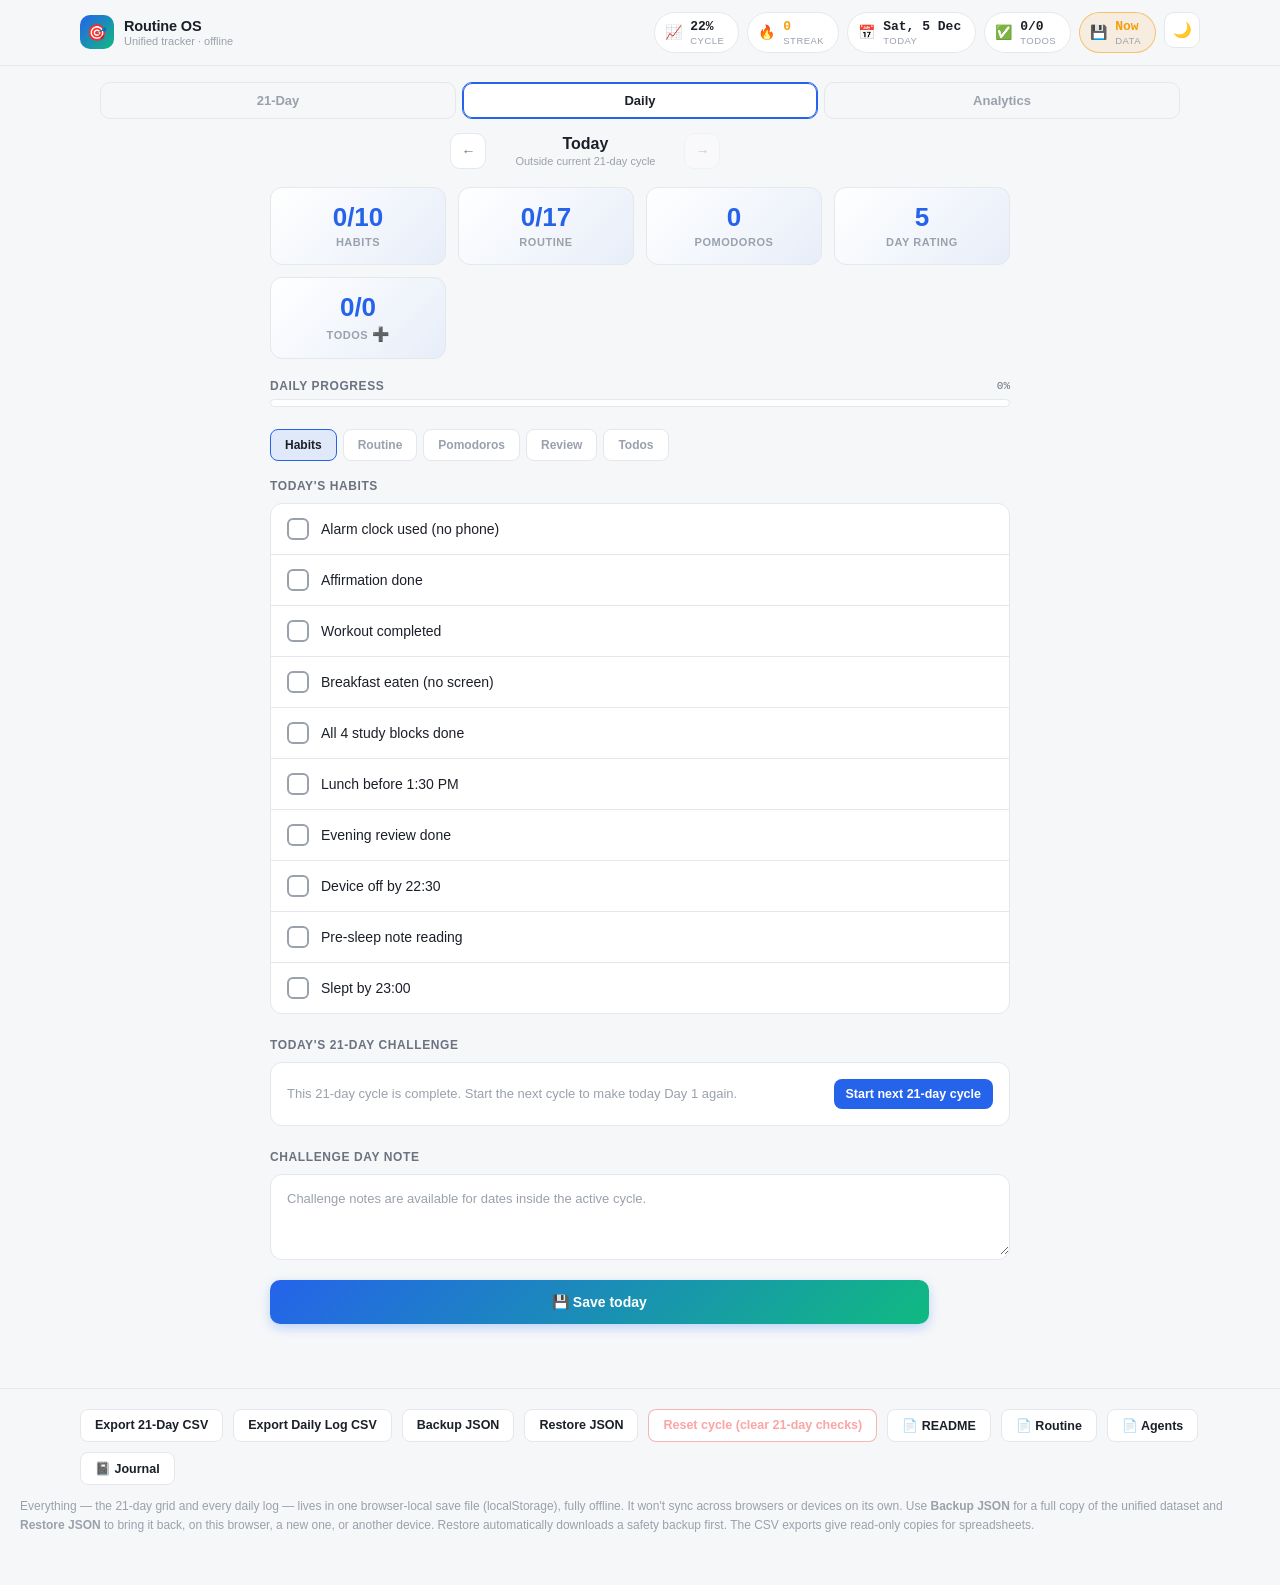
<file: public/index.html>
<!DOCTYPE html>
<html lang="en">
<head>
<meta charset="UTF-8">
<meta name="viewport" content="width=device-width, initial-scale=1.0">
<title>Routine OS — Unified Tracker</title>
<script>
(function(){
  try{
    var theme = localStorage.getItem("routineos_theme_v1");
    document.documentElement.setAttribute("data-theme", theme === "dark" ? "dark" : "light");
  }catch(e){
    document.documentElement.setAttribute("data-theme", "light");
  }
})();
</script>
<link rel="stylesheet" href="assets/css/variables.css">
<link rel="stylesheet" href="assets/css/light-theme.css">
<link rel="stylesheet" href="assets/css/dark-theme.css">
<link rel="stylesheet" href="assets/css/app.css">
</head>
<body>

<h1 class="sr-only">Routine OS — unified habit, routine and 21-day challenge tracker</h1>

<header class="app-header">
  <div class="app-header-inner">
    <div class="brand">
      <div class="brand-mark" aria-hidden="true">🎯</div>
      <div class="brand-text">
        <div class="name">Routine OS</div>
        <div class="tag">Unified tracker · offline</div>
      </div>
    </div>
    <div class="header-stats">
      <button type="button" class="hstat" id="hstatCycle" title="Go to the 21-Day view">
        <span class="ico" aria-hidden="true">📈</span>
        <span class="hstat-text"><span class="val" id="hdrCycle">0%</span><span class="lbl">Cycle</span></span>
      </button>
      <button type="button" class="hstat streak" id="hstatStreak" title="Go to Analytics">
        <span class="ico" aria-hidden="true">🔥</span>
        <span class="hstat-text"><span class="val" id="hdrStreak">0</span><span class="lbl">Streak</span></span>
      </button>
      <button type="button" class="hstat" id="hstatToday" title="Jump to today">
        <span class="ico" aria-hidden="true">📅</span>
        <span class="hstat-text"><span class="val" id="hdrToday">—</span><span class="lbl">Today</span></span>
      </button>
      <button type="button" class="hstat" id="hstatTodos" title="Daily todos">
        <span class="ico" aria-hidden="true">✅</span>
        <span class="hstat-text"><span class="val" id="hdrTodos">0/0</span><span class="lbl">Todos</span></span>
      </button>
      <button type="button" class="hstat" id="headerBackupBtn" title="Download backup JSON">
        <span class="ico" aria-hidden="true">💾</span>
        <span class="hstat-text"><span class="val" id="hdrBackup">Backup</span><span class="lbl">Data</span></span>
      </button>
      <button type="button" class="theme-toggle" id="themeToggle" aria-label="Switch to dark mode" title="Switch to dark mode">🌙</button>
    </div>
  </div>
</header>

<nav class="maintabs" id="mainTabs" aria-label="Main view">
  <button type="button" class="maintab" data-tab="cycle">21-Day</button>
  <button type="button" class="maintab active" data-tab="daily">Daily</button>
  <button type="button" class="maintab" data-tab="analytics">Analytics</button>
</nav>

<div class="daynav" id="daynav">
  <button type="button" class="daynav-btn" id="navPrev" aria-label="Previous day">←</button>
  <div class="daynav-info">
    <div class="ttl" id="navTitle">Today</div>
    <div class="sub" id="navSub"></div>
  </div>
  <button type="button" class="daynav-btn" id="navNext" aria-label="Next day">→</button>
  <button type="button" class="daynav-today" id="navToday">Jump to today</button>
</div>


<main>
<section class="view-panel" id="panel-cycle">
    <div class="view">
      <div class="cycle-dash">
        <div class="dcard dcard-start">
          <label for="cycleStartInput">Cycle start date</label>
          <input type="date" id="cycleStartInput">
        </div>
        <div class="dcard dcard-overall">
          <div class="top"><span>Overall completion</span><span id="cycleOverallPct">0%</span></div>
          <div class="bar-track"><div class="bar-fill" id="cycleOverallBar" style="width:0%"></div></div>
        </div>
        <div class="dcard dcard-cats" id="cycleCatWrap"></div>
      </div>

      <div class="cycle-history-bar">
        <label for="cycleHistorySelect">Cycle preview</label>
        <select id="cycleHistorySelect">
          <option value="current">Current cycle</option>
        </select>
        <span id="cycleHistoryStatus" class="cycle-history-status"></span>
        <button type="button" class="mini-action" id="archiveCycleBtn">Archive current</button>
        <button type="button" class="mini-action" id="renameCycleBtn">Rename</button>
        <button type="button" class="mini-action" id="restoreCycleBtn">Restore</button>
        <button type="button" class="mini-action danger" id="deleteCycleBtn">Delete</button>
      </div>

      <div class="cycle-tools-bar">
        <label for="cycleCategoryFilter">Filter</label>
        <select id="cycleCategoryFilter">
          <option value="all">All categories</option>
        </select>
        <input type="search" id="cycleSearchInput" placeholder="Search activities">
        <label class="tool-check"><input type="checkbox" id="cycleCompactToggle"> Day column only</label>
        <label for="cycleTemplateSelect">Template</label>
        <select id="cycleTemplateSelect">
          <option value="">Templates</option>
        </select>
        <button type="button" class="mini-action" id="saveTemplateBtn">Save template</button>
        <button type="button" class="mini-action" id="startTemplateBtn">Start from template</button>
      </div>

      <div class="card attention-card" id="challengeAttention"></div>

      <p class="scroll-hint">
        Scroll right to see all 21 days →
        <span class="legend"><span class="dot dot-today"></span>today<span style="width:4px"></span><span class="dot dot-viewing"></span>day you're viewing</span>
      </p>

      <div class="table-shell" id="tableShell">
        <table id="cycleTable">
          <thead>
            <tr id="cycleHeadRow">
              <th class="col-sn" scope="col">#</th>
              <th class="col-activity" scope="col">Activity</th>
              <th class="col-cat" scope="col">Category</th>
              <th class="col-score" scope="col">Score</th>
            </tr>
          </thead>
          <tbody id="cycleBody"></tbody>
          <tfoot>
            <tr>
              <td>
                <div class="add-row">
                  <input type="text" id="newActName" placeholder="New activity name…">
                  <select id="newActCat"></select>
                  <button type="button" id="addActBtn">+ Add activity</button>
                </div>
              </td>
            </tr>
          </tfoot>
        </table>
      </div>
    </div>
  </section>

<section class="view-panel active" id="panel-daily">
    <div class="view narrow">
      <div class="stats">
        <div class="stat-card"><div class="stat-val" id="sHabits">0/10</div><div class="stat-lbl">habits</div></div>
        <div class="stat-card"><div class="stat-val" id="sRoutine">0/17</div><div class="stat-lbl">routine</div></div>
        <div class="stat-card"><div class="stat-val" id="sPomos">0</div><div class="stat-lbl">pomodoros</div></div>
        <div class="stat-card"><div class="stat-val" id="sRating">5</div><div class="stat-lbl">day rating</div></div>
        <div class="stat-card" id="statTodos" style="cursor:pointer;" title="Switch to Todos subtab">
          <div class="stat-val" id="sTodos">0/0</div>
          <div class="stat-lbl">todos <span style="font-size:14px;">➕</span></div>
        </div>
      </div>

      <!-- ... rest of the file remains the same ... -->

      <div class="prog-head"><div class="sec-lbl" style="margin-bottom:0">Daily progress</div><div class="prog-pct" id="dailyProgPct">0%</div></div>
      <div class="prog-bar"><div class="prog-fill" id="dailyProgFill" style="width:0%"></div></div>

      <div class="subtabs" id="dailySubtabs">
        <button type="button" class="subtab active" data-subtab="habits">Habits</button>
        <button type="button" class="subtab" data-subtab="routine">Routine</button>
        <button type="button" class="subtab" data-subtab="blocks">Pomodoros</button>
        <button type="button" class="subtab" data-subtab="review">Review</button>
        <button type="button" class="subtab" data-subtab="todos">Todos</button>
      </div>

      <div class="subpanel active" id="sub-habits">
        <div class="sec-lbl">Today's habits</div>
        <div class="card" id="habits-list"></div>
        <div class="sec-lbl">Today's 21-day challenge</div>
        <div class="card challenge-daily" id="challengeChecklist"></div>
        <div class="sec-lbl">Challenge day note</div>
        <div class="card challenge-note-card">
          <textarea class="txt-area" id="challengeDayNote" placeholder="What worked, what failed, and what needs attention tomorrow?"></textarea>
        </div>
      </div>

      <div class="subpanel" id="sub-routine">
        <div class="sec-lbl">Subject rotation</div>
        <div class="today-subjects" id="subject-rotation"></div>
        <div class="sec-lbl">Routine checklist</div>
        <div class="card" id="routine-list"></div>
      </div>

      <div class="subpanel" id="sub-blocks">
        <div class="sec-lbl">Study blocks</div>
        <div class="card" id="blocks-list"></div>
      </div>

      <div class="subpanel" id="sub-review">
        <div class="sec-lbl">Day rating</div>
        <div class="card" style="margin-bottom:1.25rem">
          <div class="rating-wrap">
            <span class="rating-num" id="rNum">5</span>
            <input type="range" min="1" max="10" value="5" id="rSlider" style="flex:1">
            <span class="rating-lbl" id="rLbl">ok</span>
          </div>
        </div>
        <div class="sec-lbl">Break analysis journal</div>
        <div class="card" style="margin-bottom:1.25rem">
          <div class="hint">What broke? Why? What will you do differently?</div>
          <textarea class="txt-area" id="journalInput" placeholder="If nothing broke, write that — still useful data."></textarea>
          <input class="txt-input" id="priorityInput" type="text" placeholder="Tomorrow's #1 priority: e.g. Finish NM Chapter 4">
        </div>
      </div>

      <div class="subpanel" id="sub-todos">
  <div class="sec-lbl">Today's To‑Do List</div>
  <div class="card" id="todo-list-container">
    <!-- Toolbar: filter, sort, copy -->
    <div class="todo-toolbar">
      <div class="todo-filters">
        <button class="todo-filter-btn active" data-filter="all">All</button>
        <button class="todo-filter-btn" data-filter="active">Active</button>
        <button class="todo-filter-btn" data-filter="completed">Completed</button>
      </div>
      <div class="todo-sort">
        <label for="todoSort">Sort by:</label>
        <select id="todoSort">
          <option value="order">Order</option>
          <option value="priority">Priority</option>
          <option value="dueDate">Due Date</option>
        </select>
      </div>
      <button class="todo-copy-btn" id="todoCopyYesterday">📋 Copy from yesterday</button>
    </div>

    <!-- List -->
    <div id="todo-list"></div>

    <!-- Add row with priority & due date -->
    <div class="todo-add-row">
      <input type="text" id="todoInput" placeholder="Add a task…" />
      <select id="todoPriority">
        <option value="low">Low</option>
        <option value="medium" selected>Medium</option>
        <option value="high">High</option>
      </select>
      <input type="date" id="todoDueDate" />
      <button type="button" id="todoAddBtn">Add</button>
    </div>
  </div>
</div>
      <div class="save-bar">
        <button type="button" class="save-btn" id="saveDayBtn">💾 Save today</button>
        <span class="saved-badge" id="savedBadge">✓ saved</span>
      </div>
    </div>
  </section>

<section class="view-panel" id="panel-analytics">
    <div class="view narrow">
      <div class="sec-lbl">Weekly + cycle summary</div>
      <div class="analytics-grid" id="analyticsSummary"></div>

      <div class="sec-lbl">Data health</div>
      <div class="card data-health" id="dataHealth"></div>

      <div class="sec-lbl">Habit insights (last 7 days)</div>
      <div class="card" id="habitInsights"></div>

      <div class="sec-lbl">Routine block insights (last 7 days)</div>
      <div class="card" id="routineInsights"></div>

      <div class="sec-lbl">Todo completion (last 7 days)</div>
      <div class="card" id="todoInsights"></div>

      <div class="sec-lbl">21-day cycle by category</div>
      <div class="dcard-cats card" id="analyticsCycleWrap" style="padding:16px;"></div>

      <div class="sec-lbl">Cycle history analytics</div>
      <div class="card data-health" id="cycleHistoryAnalytics"></div>

      <div class="sec-lbl">Missed challenge activities</div>
      <div class="card" id="missedChallengeInsights"></div>

      <div class="sec-lbl">28-day streak</div>
      <div class="card">
        <div class="streak-grid" id="streakGrid"></div>
        <div class="streak-sub"><span>28 days ago</span><span>today</span></div>
      </div>

      
<div class="sec-lbl">Journal History</div>
<div class="card">
            <div class="challenge-empty">No journal entries found in <code>journal/</code>.</div>
    </div>

<style>
.journal-search {
    padding: 12px 16px;
    border-bottom: 1px solid var(--border);
}
.journal-search-input {
    width: 100%;
    padding: 8px 12px;
    border: 1px solid var(--border);
    border-radius: 6px;
    background: var(--dark-bg);
    color: var(--text-primary);
    font-size: 13px;
    outline: none;
}
.journal-search-input:focus {
    border-color: var(--primary);
}
.journal-list {
    max-height: 400px;
    overflow-y: auto;
}
.journal-entry {
    padding: 14px 16px;
    border-bottom: 1px solid var(--border-soft);
    transition: background 0.15s;
}
.journal-entry:hover {
    background: var(--card-bg-soft);
}
.journal-entry:last-child {
    border-bottom: none;
}
.journal-entry-header {
    display: flex;
    justify-content: space-between;
    align-items: center;
    margin-bottom: 6px;
    flex-wrap: wrap;
    gap: 8px;
}
.journal-entry-date {
    font-size: 13px;
    font-weight: 700;
    color: var(--text-primary);
}
.journal-entry-filename {
    font-size: 12px;
    color: var(--text-muted);
    font-family: var(--font-mono);
}
.journal-entry-link {
    font-size: 12px;
    color: var(--primary);
    text-decoration: none;
    padding: 4px 10px;
    border: 1px solid var(--border);
    border-radius: 6px;
    transition: 0.15s;
}
.journal-entry-link:hover {
    background: var(--primary);
    color: #fff;
    border-color: var(--primary);
}
.journal-entry-preview {
    font-size: 13px;
    color: var(--text-secondary);
    line-height: 1.5;
    display: -webkit-box;
    -webkit-line-clamp: 3;
    -webkit-box-orient: vertical;
    overflow: hidden;
}
.journal-entry-preview::before {
    content: '"';
    opacity: 0.4;
}
.journal-entry-preview::after {
    content: '"';
    opacity: 0.4;
}
</style>

<script>
// Simple live search for journal entries
document.addEventListener('DOMContentLoaded', function() {
    var searchInput = document.getElementById('journalSearch');
    if (!searchInput) return;
    
    searchInput.addEventListener('input', function() {
        var query = this.value.toLowerCase().trim();
        var entries = document.querySelectorAll('.journal-entry');
        
        entries.forEach(function(entry) {
            var date = entry.dataset.date || '';
            var content = entry.dataset.content || '';
            var match = date.includes(query) || content.toLowerCase().includes(query);
            entry.style.display = match ? '' : 'none';
        });
    });
});
</script>



    </div>
  </section></main>

<footer class="app-footer">
  <div class="footer-inner">
    <div class="toolbar">
    <button class="tbtn" id="exportCsvBtn" type="button">Export 21-Day CSV</button>
    <button class="tbtn" id="exportDailyCsvBtn" type="button">Export Daily Log CSV</button>
    <button class="tbtn" id="backupBtn" type="button">Backup JSON</button>
    <button class="tbtn" id="restoreBtn" type="button">Restore JSON</button>
    <input type="file" id="restoreInput" accept="application/json" style="display:none">
    <button class="tbtn danger" id="resetCycleBtn" type="button">Reset cycle (clear 21-day checks)</button>

    <!-- NEW: Markdown preview buttons -->
    <button class="tbtn" onclick="window.open('README.md', '_blank')">📄 README</button>
    <button class="tbtn" onclick="window.open('improved_routine.md', '_blank')">📄 Routine</button>
    <button class="tbtn" onclick="window.open('agents.txt', '_blank')">📄 Agents</button>

    <button class="tbtn" onclick="document.querySelector('[data-tab=\'analytics\']').click(); setTimeout(function(){ document.getElementById('journalSearch')?.focus(); }, 300);">📓 Journal</button>
    
</div>



      
    </div>
    <p class="footer-note">
      Everything — the 21-day grid and every daily log — lives in one browser-local save file (localStorage),
      fully offline. It won't sync across browsers or devices on its own. Use <strong>Backup JSON</strong> for a
      full copy of the unified dataset and <strong>Restore JSON</strong> to bring it back, on this browser, a new
      one, or another device. Restore automatically downloads a safety backup first. The CSV exports give
      read-only copies for spreadsheets.
    </p>
  </div>
</footer>


<div class="toast" id="toast"></div>

<script src="assets/js/storage.js"></script>
<script src="assets/js/theme.js"></script>
<script src="assets/js/habits.js"></script>
<script src="assets/js/challenge.js"></script>
<script src="assets/js/analytics.js"></script>
<script src="assets/js/todos.js"></script>
<script src="assets/js/app.js"></script>
</body>
</html>
</file>
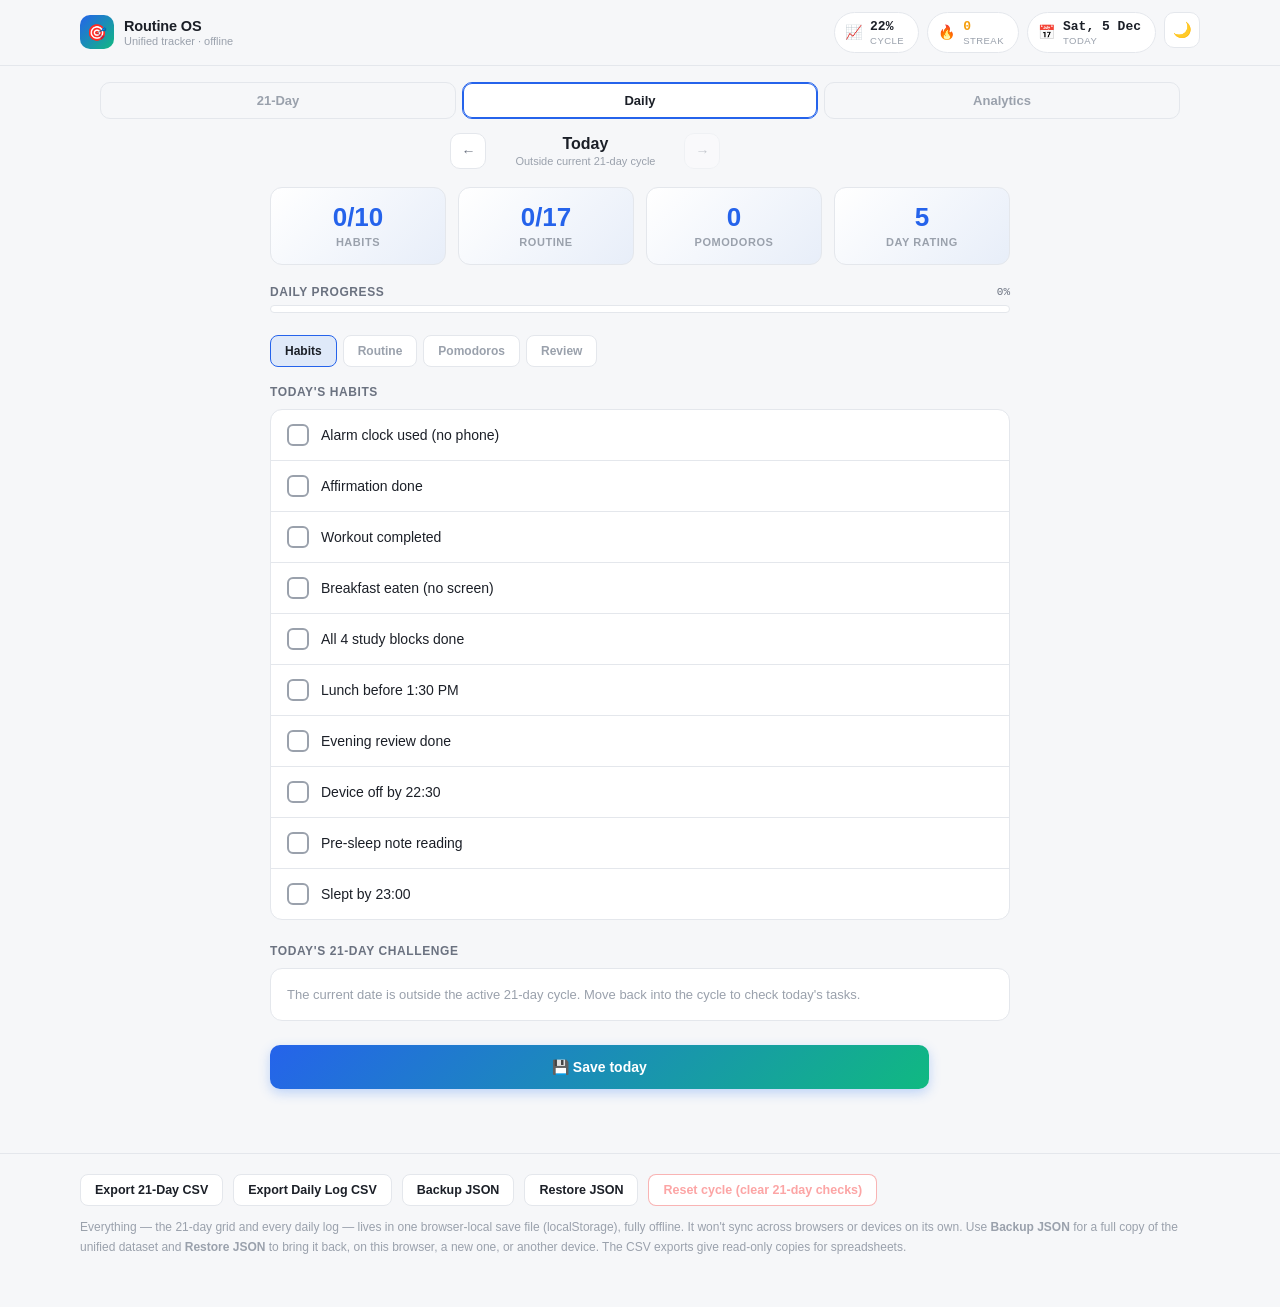
<file: archive/modular-refactor-2026-06-21/index.html>
<!DOCTYPE html>
<html lang="en">
<head>
<meta charset="UTF-8">
<meta name="viewport" content="width=device-width, initial-scale=1.0">
<title>Routine OS — Unified Tracker</title>
<script>
(function(){
  try{
    var theme = localStorage.getItem("routineos_theme_v1");
    document.documentElement.setAttribute("data-theme", theme === "dark" ? "dark" : "light");
  }catch(e){
    document.documentElement.setAttribute("data-theme", "light");
  }
})();
</script>
<style>
:root{
  --dark-bg:#F6F7F9;
  --card-bg:#FFFFFF;
  --card-bg-soft:#FAFBFC;
  --border:#E4E7EC;
  --border-soft:#EEF0F3;
  --text-primary:#1B1F27;
  --text-secondary:#6B7280;
  --text-muted:#9AA1AC;
  --header-bg:rgba(246,247,249,.92);
  --button-text:#1B1F27;
  --button-on-text:#ffffff;
  --shadow-soft:rgba(27,31,39,.08);

  --primary:#2563EB;
  --success:#10b981;
  --warning:#f59e0b;
  --danger:#ef4444;
  --danger-soft:rgba(239,68,68,.14);

  --mind:#8B5CF6;        --mind-tint:#F1ECFD;
  --learning:#2563EB;    --learning-tint:#EAF1FE;
  --discipline:#D97706;  --discipline-tint:#FCF1DF;
  --health:#059669;      --health-tint:#E5F7F0;
  --diet:#DB2777;        --diet-tint:#FCE8F1;

  --radius:12px;
  --radius-sm:8px;
  --font-mono: ui-monospace,"SF Mono","Cascadia Code",Consolas,monospace;
}

[data-theme="dark"]{
  --dark-bg:#0f172a;
  --card-bg:#1e293b;
  --card-bg-soft:#243248;
  --border:#334155;
  --border-soft:#27374d;
  --text-primary:#f1f5f9;
  --text-secondary:#cbd5e1;
  --text-muted:#94a3b8;
  --header-bg:rgba(15,23,42,.92);
  --button-text:#cbd5e1;
  --button-on-text:#06101f;
  --shadow-soft:rgba(0,0,0,.24);

  --primary:#3b82f6;
  --mind:#a78bfa;        --mind-tint:rgba(167,139,250,.16);
  --learning:#38bdf8;    --learning-tint:rgba(56,189,248,.16);
  --discipline:#fbbf24;  --discipline-tint:rgba(251,191,36,.16);
  --health:#2dd4bf;      --health-tint:rgba(45,212,191,.16);
  --diet:#f472b6;        --diet-tint:rgba(244,114,182,.16);
}

*{box-sizing:border-box; margin:0; padding:0;}
html,body{height:100%;}
body{
  background:var(--dark-bg);
  color:var(--text-primary);
  font-family:-apple-system,BlinkMacSystemFont,"Segoe UI",Roboto,Helvetica,Arial,sans-serif;
  -webkit-font-smoothing:antialiased;
  min-height:100%;
}
button{font-family:inherit;}
:focus-visible{outline:2px solid var(--primary); outline-offset:2px;}

/* ---------- Header ---------- */
.app-header{
  position:sticky; top:0; z-index:50;
  background:var(--header-bg); backdrop-filter:blur(8px);
  border-bottom:1px solid var(--border);
  padding:12px 20px;
}
.app-header-inner{max-width:1120px; margin:0 auto; display:flex; align-items:center; justify-content:space-between; gap:14px; flex-wrap:wrap;}
.brand{display:flex; align-items:center; gap:10px;}
.brand-mark{
  width:34px; height:34px; border-radius:10px; flex-shrink:0;
  background:linear-gradient(135deg, var(--primary), var(--success));
  display:flex; align-items:center; justify-content:center; font-size:16px;
}
.brand-text .name{font-size:14.5px; font-weight:700; letter-spacing:-.01em; line-height:1.2;}
.brand-text .tag{font-size:11px; color:var(--text-muted);}

.header-stats{display:flex; gap:8px; flex-wrap:wrap;}
.hstat{
  display:flex; align-items:center; gap:8px;
  background:var(--card-bg); border:1px solid var(--border); border-radius:999px;
  padding:6px 14px 6px 10px; cursor:pointer; color:inherit; text-align:left;
  transition:border-color .15s, transform .15s;
}
.hstat:hover{border-color:var(--primary); transform:translateY(-1px);}
.hstat .ico{font-size:14px;}
.hstat-text{display:flex; flex-direction:column; line-height:1.2;}
.hstat .val{font-size:13px; font-weight:700; font-family:var(--font-mono);}
.hstat .lbl{font-size:9.5px; color:var(--text-muted); text-transform:uppercase; letter-spacing:.05em;}
.hstat.streak .val{color:var(--warning);}
.hstat.streak.lit .val{text-shadow:0 0 12px rgba(245,158,11,.55);}

/* ---------- Tabs ---------- */
.maintabs{display:flex; gap:6px; max-width:1120px; margin:16px auto 0; padding:0 20px;}
.maintab{
  flex:1; text-align:center; padding:10px 12px; border-radius:10px;
  font-size:13px; font-weight:600; color:var(--text-muted);
  cursor:pointer; border:1px solid var(--border); background:transparent;
  transition:all .15s;
}
.maintab:hover{color:var(--text-secondary); background:var(--card-bg);}
.maintab.active{color:var(--text-primary); background:var(--card-bg); border-color:var(--primary); box-shadow:0 0 0 1px var(--primary) inset;}

.daynav{
  display:flex; align-items:center; justify-content:center; gap:14px;
  max-width:1120px; margin:14px auto 0; padding:0 20px; flex-wrap:wrap;
}
.daynav-btn{
  width:36px; height:36px; border-radius:10px; border:1px solid var(--border);
  background:var(--card-bg); color:var(--text-secondary); cursor:pointer; font-size:14px;
  transition:all .15s;
}
.daynav-btn:hover:not(:disabled){background:var(--primary); border-color:var(--primary); color:#fff;}
.daynav-btn:disabled{opacity:.35; cursor:not-allowed;}
.daynav-info{text-align:center; min-width:170px;}
.daynav-info .ttl{font-size:16px; font-weight:700;}
.daynav-info .sub{font-size:11px; color:var(--text-muted); margin-top:2px;}
.daynav-today{
  font-size:11px; padding:7px 12px; border-radius:8px; border:1px solid var(--border);
  background:var(--card-bg); color:var(--text-secondary); cursor:pointer; transition:all .15s;
}
.daynav-today:hover{border-color:var(--primary); color:#fff;}
.daynav-today.is-today{visibility:hidden;}

/* ---------- Layout ---------- */
.view{max-width:1120px; margin:0 auto; padding:18px 20px 30px;}
.view.narrow{max-width:780px;}
.view-panel{display:none;}
.view-panel.active{display:block; animation:fadeIn .2s ease;}
@keyframes fadeIn{from{opacity:0; transform:translateY(4px);} to{opacity:1; transform:translateY(0);}}

.sec-lbl{
  font-size:12px; font-weight:600; color:var(--text-secondary);
  text-transform:uppercase; letter-spacing:.05em; margin-bottom:10px;
}
.card{
  background:var(--card-bg); border:1px solid var(--border); border-radius:var(--radius);
  margin-bottom:1.5rem; overflow:hidden; transition:border-color .15s;
}
.card:hover{border-color:var(--primary);}

/* ---------- 21-Day dash ---------- */
.cycle-dash{display:flex; flex-wrap:wrap; gap:12px; margin-bottom:14px;}
.dcard{background:var(--card-bg); border:1px solid var(--border); border-radius:var(--radius); padding:14px 16px;}
.dcard-start label{display:block; font-size:11px; color:var(--text-muted); margin-bottom:6px;}
.dcard-start input[type=date]{
  border:1px solid var(--border); border-radius:6px; padding:6px 8px; font-size:13px;
  font-family:inherit; color:var(--text-primary); background:var(--dark-bg);
}
.dcard-overall{flex:1 1 220px; min-width:200px;}
.dcard-overall .top{display:flex; justify-content:space-between; align-items:baseline; margin-bottom:8px; font-size:11px; color:var(--text-muted);}
.dcard-overall .top span:last-child{font-family:var(--font-mono); font-size:13px; font-weight:700; color:var(--text-primary);}
.bar-track{height:7px; background:var(--border-soft); border-radius:99px; overflow:hidden;}
.bar-fill{height:100%; background:var(--primary); border-radius:99px; transition:width .25s ease;}
.dcard-cats{flex:2 1 360px; display:flex; flex-wrap:wrap; gap:10px 18px;}
.cat-mini{flex:1 1 140px; min-width:130px;}
.cat-mini .top{display:flex; justify-content:space-between; font-size:11px; margin-bottom:5px;}
.cat-mini .top .name{color:var(--text-muted);}
.cat-mini .top .pct{font-family:var(--font-mono); font-weight:700;}

.scroll-hint{font-size:12px; color:var(--text-muted); margin:2px 0 10px; display:flex; gap:14px; flex-wrap:wrap; align-items:center;}
.legend{display:inline-flex; gap:8px; align-items:center; font-size:11px;}
.dot{width:9px; height:9px; border-radius:3px; display:inline-block; margin-right:3px;}
.dot-today{background:var(--primary);}
.dot-viewing{background:var(--success);}

/* ---------- 21-Day table ---------- */
.table-shell{background:var(--card-bg); border:1px solid var(--border); border-radius:var(--radius); overflow:auto; max-width:100%;}
table{border-collapse:separate; border-spacing:0; min-width:max-content; width:100%;}
th,td{padding:0; white-space:nowrap;}
thead th{
  position:sticky; top:0; z-index:3; background:var(--card-bg); border-bottom:1px solid var(--border);
  font-size:11px; color:var(--text-muted); font-weight:700; padding:10px 6px; text-align:center;
}
thead th.col-day.is-today{color:var(--primary);}
thead th.col-day.is-viewing:not(.is-today){color:var(--success);}
thead th.col-sn{width:34px;}
thead th.col-activity{text-align:left; padding-left:14px;}
thead th.col-cat{text-align:left;}

th.col-sn, td.col-sn, th.col-activity, td.col-activity{position:sticky; left:0; z-index:2; background:var(--card-bg);}
th.col-activity, td.col-activity{left:34px;}
td.col-sn, td.col-activity{border-bottom:1px solid var(--border-soft);}
tbody tr:hover td.col-sn, tbody tr:hover td.col-activity{background:var(--card-bg-soft);}

td.col-sn{text-align:center; font-family:var(--font-mono); font-size:12px; color:var(--text-muted); padding:8px 4px; width:34px;}
td.col-activity{padding:8px 10px 8px 14px; min-width:150px;}
.act-name{font-size:13.5px; outline:none; border-radius:5px; padding:2px 4px; margin:-2px -4px; color:var(--text-primary);}
.act-name:focus{background:var(--dark-bg); box-shadow:0 0 0 2px var(--border);}
.act-row-tools{display:inline-flex; align-items:center; gap:6px;}
.del-btn{
  border:none; background:none; color:var(--text-muted); cursor:pointer; font-size:14px; line-height:1;
  padding:3px 5px; border-radius:4px; opacity:.5; transition:opacity .12s, color .12s;
}
@media (hover:hover){
  .del-btn{opacity:0;}
  tr:hover .del-btn{opacity:1;}
}
.del-btn:hover{color:#fca5a5; background:var(--danger-soft);}
.del-btn:focus-visible{opacity:1;}

td.col-cat{padding:8px 10px; border-bottom:1px solid var(--border-soft);}
.cat-pill{display:inline-block; font-size:11px; font-weight:700; padding:3px 9px; border-radius:99px; white-space:nowrap;}

td.col-day{text-align:center; padding:7px; border-bottom:1px solid var(--border-soft); width:46px;}
td.col-day.is-today{background:rgba(59,130,246,.07);}
td.col-day.is-viewing:not(.is-today){background:rgba(16,185,129,.07); box-shadow:inset 0 0 0 1px rgba(16,185,129,.3);}
.chk{
  width:30px; height:30px; border-radius:8px; border:1.5px solid var(--border); background:var(--dark-bg);
  cursor:pointer; padding:0; display:inline-flex; align-items:center; justify-content:center;
  font-size:14px; color:transparent; transition:background .1s, border-color .1s;
}
.chk:hover{border-color:var(--text-muted);}
.chk.on{color:#06101f; font-weight:700;}

td.col-score{padding:8px 12px; border-bottom:1px solid var(--border-soft); min-width:88px;}
.score-txt{font-family:var(--font-mono); font-size:12px; font-weight:700; display:block; margin-bottom:4px;}
.score-bar{height:5px; background:var(--border-soft); border-radius:99px; overflow:hidden;}
.score-bar > div{height:100%; border-radius:99px;}

tfoot td{padding:12px 14px; border-top:1px solid var(--border);}
.add-row{display:flex; gap:8px; align-items:center; flex-wrap:wrap;}
.add-row input[type=text]{
  border:1px solid var(--border); border-radius:6px; padding:7px 10px; font-size:13px;
  font-family:inherit; min-width:170px; background:var(--dark-bg); color:var(--text-primary);
}
.add-row select{
  border:1px solid var(--border); border-radius:6px; padding:7px 8px; font-size:13px;
  font-family:inherit; background:var(--dark-bg); color:var(--text-primary);
}
.add-row button{
  border:none; background:var(--primary); color:#fff; padding:7px 14px; border-radius:6px;
  font-size:13px; font-weight:700; cursor:pointer;
}
.add-row button:hover{opacity:.9;}

/* ---------- Daily: stats / progress ---------- */
.stats{display:grid; grid-template-columns:repeat(auto-fit, minmax(140px,1fr)); gap:12px; margin-bottom:1.25rem;}
.stat-card{
  background:linear-gradient(135deg, var(--card-bg) 0%, rgba(59,130,246,.08) 100%);
  border:1px solid var(--border); border-radius:12px; padding:16px; text-align:center; transition:all .25s;
}
.stat-card:hover{transform:translateY(-3px); border-color:var(--primary); box-shadow:0 8px 16px rgba(59,130,246,.18);}
.stat-val{font-size:26px; font-weight:700; color:var(--primary); line-height:1; margin-bottom:6px;}
.stat-lbl{font-size:11px; color:var(--text-muted); text-transform:uppercase; letter-spacing:.05em; font-weight:600;}

.prog-head{display:flex; justify-content:space-between; align-items:center; margin-bottom:6px;}
.prog-pct{font-size:11px; color:var(--text-secondary); font-family:var(--font-mono);}
.prog-bar{height:8px; background:var(--card-bg); border-radius:4px; overflow:hidden; margin-bottom:1.4rem; border:1px solid var(--border);}
.prog-fill{height:100%; background:linear-gradient(90deg, var(--primary), var(--success)); border-radius:4px; transition:width .4s ease;}

/* ---------- Daily: subtabs ---------- */
.subtabs{display:flex; gap:6px; margin-bottom:1.1rem; flex-wrap:wrap;}
.subtab{
  padding:8px 14px; border-radius:8px; font-size:12px; font-weight:700; color:var(--text-muted);
  background:var(--card-bg); border:1px solid var(--border); cursor:pointer; transition:all .15s;
}
.subtab:hover{color:var(--text-secondary);}
.subtab.active{color:var(--text-primary); border-color:var(--primary); background:rgba(59,130,246,.12);}
.subpanel{display:none;}
.subpanel.active{display:block; animation:fadeIn .15s ease;}

/* ---------- Habit / routine rows ---------- */
.habit-row{
  display:flex; align-items:center; gap:12px; padding:14px 16px; border-bottom:1px solid var(--border);
  cursor:pointer; transition:all .15s; user-select:none;
}
.habit-row:last-child{border-bottom:none;}
.habit-row:hover{background:rgba(59,130,246,.1); padding-left:20px;}
.check-box{
  width:22px; height:22px; border:2px solid var(--text-muted); border-radius:6px; flex-shrink:0;
  display:flex; align-items:center; justify-content:center; transition:all .2s; background:var(--card-bg);
}
.check-box:hover{border-color:var(--primary);}
.check-box.done{background:var(--success); border-color:var(--success); box-shadow:0 0 12px rgba(16,185,129,.3);}
.habit-txt{font-size:14px; color:var(--text-primary); font-weight:500;}
.habit-txt.done{color:var(--text-muted); text-decoration:line-through;}
.native-check{position:absolute; opacity:0; pointer-events:none;}

.theme-toggle{
  width:36px; height:36px; border-radius:10px; border:1px solid var(--border);
  background:var(--card-bg); color:var(--button-text); cursor:pointer;
  display:flex; align-items:center; justify-content:center; font-size:15px;
  transition:border-color .15s, transform .15s, background .15s;
}
.theme-toggle:hover{border-color:var(--primary); transform:translateY(-1px);}

.challenge-daily{margin-bottom:1.5rem;}
.challenge-category{border-bottom:1px solid var(--border);}
.challenge-category:last-child{border-bottom:none;}
.challenge-cat-head{
  display:flex; align-items:center; justify-content:space-between; gap:12px;
  padding:12px 16px; background:var(--card-bg-soft);
}
.challenge-cat-name{font-size:12px; font-weight:800; color:var(--text-primary);}
.challenge-cat-progress{font-family:var(--font-mono); font-size:11px; color:var(--text-muted);}
.challenge-row{
  display:flex; align-items:center; gap:12px; padding:13px 16px;
  border-top:1px solid var(--border-soft); cursor:pointer; user-select:none;
  transition:background .15s, padding-left .15s;
}
.challenge-row:hover{background:rgba(59,130,246,.08); padding-left:20px;}
.challenge-name{font-size:13.5px; color:var(--text-primary); font-weight:500; min-width:0;}
.challenge-name.done{color:var(--text-muted); text-decoration:line-through;}
.challenge-empty{padding:16px; color:var(--text-muted); font-size:13px; line-height:1.5;}

.routine-row{
  display:grid; grid-template-columns:104px minmax(0,1fr) auto; align-items:center; gap:12px;
  padding:14px 16px; border-bottom:1px solid var(--border); cursor:pointer; transition:all .15s; user-select:none;
}
.routine-row:last-child{border-bottom:none;}
.routine-row:hover{background:rgba(59,130,246,.08);}
.routine-time{font-size:12px; color:var(--text-muted); font-variant-numeric:tabular-nums;}
.routine-name{font-size:14px; font-weight:700; color:var(--text-primary);}
.routine-task{font-size:12px; color:var(--text-muted); margin-top:3px; line-height:1.4;}
.routine-row.done .routine-name, .routine-row.done .routine-task, .routine-row.done .routine-time{
  color:var(--text-muted); text-decoration:line-through;
}

.today-subjects{display:grid; grid-template-columns:repeat(auto-fit, minmax(150px,1fr)); gap:10px; margin-bottom:1.25rem;}
.subject-chip{background:var(--card-bg); border:1px solid var(--border); border-radius:8px; padding:10px 12px;}
.subject-label{font-size:11px; color:var(--text-muted); text-transform:uppercase; letter-spacing:.04em; margin-bottom:4px;}
.subject-name{font-size:13px; color:var(--text-primary); font-weight:700;}

/* ---------- Pomodoro blocks ---------- */
.block-row{display:flex; align-items:center; gap:16px; padding:14px 16px; border-bottom:1px solid var(--border); transition:all .15s;}
.block-row:last-child{border-bottom:none;}
.block-row:hover{background:rgba(59,130,246,.05);}
.block-info{flex:1; min-width:0;}
.block-name{font-size:14px; font-weight:700; color:var(--text-primary);}
.block-time{font-size:12px; color:var(--text-muted); margin-top:2px;}
.pomo-wrap{display:flex; align-items:center; gap:10px;}
.pomo-dots{display:flex; gap:4px;}
.pomo-dot{width:10px; height:10px; border-radius:50%; background:var(--text-muted); transition:all .15s;}
.pomo-dot.on{background:var(--success); box-shadow:0 0 8px rgba(16,185,129,.4);}
.pomo-dot.extra{background:var(--warning); box-shadow:0 0 8px rgba(245,158,11,.4);}
.p-btn{
  width:28px; height:28px; border:1px solid var(--border); border-radius:6px; background:var(--card-bg);
  cursor:pointer; font-size:16px; display:flex; align-items:center; justify-content:center;
  color:var(--text-secondary); flex-shrink:0; transition:all .2s; font-weight:700;
}
.p-btn:hover{background:var(--primary); border-color:var(--primary); color:#fff; transform:scale(1.08);}
.p-count{font-size:14px; font-weight:700; min-width:22px; text-align:center; color:var(--primary);}

/* ---------- Review ---------- */
.rating-wrap{padding:16px; display:flex; align-items:center; gap:16px;}
.rating-num{font-size:30px; font-weight:700; min-width:46px; color:var(--primary); text-align:center;}
.rating-lbl{font-size:13px; color:var(--text-muted); min-width:70px; font-weight:500;}
.rating-wrap input[type=range]{
  -webkit-appearance:none; width:100%; height:6px; border-radius:3px;
  background:linear-gradient(90deg, var(--danger), var(--warning), var(--primary), var(--success)); outline:none; cursor:pointer;
}
.rating-wrap input[type=range]::-webkit-slider-thumb{
  -webkit-appearance:none; appearance:none; width:20px; height:20px; border-radius:50%; background:var(--primary);
  cursor:pointer; box-shadow:0 0 8px rgba(59,130,246,.4);
}
.rating-wrap input[type=range]::-moz-range-thumb{
  width:20px; height:20px; border-radius:50%; background:var(--primary); cursor:pointer; border:none;
  box-shadow:0 0 8px rgba(59,130,246,.4);
}
.txt-area{
  width:100%; border:none; background:transparent; font-size:13px; font-family:inherit; color:var(--text-primary);
  resize:vertical; min-height:80px; padding:14px 16px; outline:none; line-height:1.6;
}
.txt-area::placeholder{color:var(--text-muted);}
.txt-area:focus{background:rgba(59,130,246,.05);}
.txt-input{
  width:100%; border:none; border-top:1px solid var(--border); background:transparent; font-size:13px;
  font-family:inherit; color:var(--text-primary); padding:12px 16px; outline:none;
}
.txt-input::placeholder{color:var(--text-muted);}
.txt-input:focus{background:rgba(59,130,246,.05);}
.hint{font-size:11px; color:var(--text-muted); padding:8px 14px 0;}

/* ---------- Save bar ---------- */
.save-bar{display:flex; align-items:center; gap:12px; margin-bottom:1.5rem;}
.save-btn{
  flex:1; padding:14px 20px; border:none; border-radius:10px;
  background:linear-gradient(135deg, var(--primary), var(--success)); font-size:14px; font-weight:700;
  cursor:pointer; color:#fff; display:flex; align-items:center; justify-content:center; gap:8px;
  transition:all .2s; box-shadow:0 4px 12px rgba(59,130,246,.3);
}
.save-btn:hover{transform:translateY(-2px); box-shadow:0 6px 20px rgba(59,130,246,.4);}
.save-btn:active{transform:translateY(0);}
.saved-badge{
  font-size:11px; font-weight:700; color:var(--success); background:rgba(16,185,129,.12);
  border:1px solid rgba(16,185,129,.35); border-radius:999px; padding:8px 12px; white-space:nowrap;
  opacity:0; transform:scale(.9); transition:all .2s;
}
.saved-badge.show{opacity:1; transform:scale(1);}

/* ---------- Analytics ---------- */
.analytics-grid{display:grid; grid-template-columns:repeat(auto-fit, minmax(150px,1fr)); gap:12px; margin-bottom:1.6rem;}
.analytics-card{background:var(--card-bg); border:1px solid var(--border); border-radius:12px; padding:16px; text-align:center;}
.analytics-big{font-size:28px; font-weight:700; color:var(--primary); line-height:1; margin-bottom:6px;}
.analytics-label{font-size:11px; color:var(--text-muted); text-transform:uppercase; letter-spacing:.05em; font-weight:600;}
.analytics-sub{font-size:11px; color:var(--text-muted); margin-top:8px;}

.habit-insight-row{display:flex; align-items:center; gap:12px; padding:11px 14px; border-bottom:1px solid var(--border);}
.habit-insight-row:last-child{border-bottom:none;}
.habit-insight-name{flex:1; font-size:12.5px; font-weight:500; color:var(--text-primary); min-width:0;}
.habit-insight-bar{display:flex; align-items:center; gap:8px; min-width:120px;}
.habit-bar{flex:1; height:6px; background:var(--border); border-radius:3px; overflow:hidden; min-width:60px;}
.habit-bar-fill{height:100%; border-radius:3px; transition:all .3s;}
.habit-pct{font-size:12px; font-weight:700; color:var(--primary); min-width:32px; text-align:right;}

.streak-grid{display:grid; grid-template-columns:repeat(7,1fr); gap:6px; padding:16px;}
.s-day{aspect-ratio:1; border-radius:8px; background:var(--text-muted); opacity:.3; transition:all .2s; cursor:default;}
.s-day:hover{transform:scale(1.12);}
.s-day.on{background:var(--success); opacity:1; box-shadow:0 0 12px rgba(16,185,129,.3);}
.s-day.today{outline:2px solid var(--primary); outline-offset:2px;}
.streak-sub{display:flex; justify-content:space-between; font-size:11px; color:var(--text-muted); padding:0 16px 12px; font-weight:500;}

/* ---------- Footer / data tools ---------- */
.app-footer{border-top:1px solid var(--border); margin-top:10px; padding:20px 20px 50px;}
.footer-inner{max-width:1120px; margin:0 auto;}
.toolbar{display:flex; gap:10px; margin-bottom:12px; flex-wrap:wrap;}
.tbtn{
  border:1px solid var(--border); background:var(--card-bg); color:var(--text-primary);
  padding:8px 14px; border-radius:8px; font-size:12.5px; font-weight:600; cursor:pointer; transition:all .15s;
}
.tbtn:hover{border-color:var(--primary);}
.tbtn.danger{color:#fca5a5; border-color:rgba(239,68,68,.4);}
.tbtn.danger:hover{background:var(--danger-soft);}
.footer-note{font-size:12px; color:var(--text-muted); line-height:1.6;}

.toast{
  position:fixed; bottom:20px; left:50%; transform:translateX(-50%); background:var(--success);
  border-radius:8px; padding:12px 20px; font-size:14px; font-weight:600; color:#06101f; opacity:0;
  transition:opacity .3s; pointer-events:none; z-index:99; white-space:nowrap; box-shadow:0 4px 12px rgba(0,0,0,.35);
}
.toast.show{opacity:1;}

.sr-only{position:absolute; left:-9999px;}

@media (max-width:680px){
  .view{padding:16px 14px 24px;}
  .stats{grid-template-columns:repeat(2,1fr);}
  .daynav-info{min-width:0;}
  .app-header-inner{gap:10px;}
  .hstat .lbl{display:none;}
}
</style>
</head>
<body>

<h1 class="sr-only">Routine OS — unified habit, routine and 21-day challenge tracker</h1>

<header class="app-header">
  <div class="app-header-inner">
    <div class="brand">
      <div class="brand-mark" aria-hidden="true">🎯</div>
      <div class="brand-text">
        <div class="name">Routine OS</div>
        <div class="tag">Unified tracker · offline</div>
      </div>
    </div>
    <div class="header-stats">
      <button type="button" class="hstat" id="hstatCycle" title="Go to the 21-Day view">
        <span class="ico" aria-hidden="true">📈</span>
        <span class="hstat-text"><span class="val" id="hdrCycle">0%</span><span class="lbl">Cycle</span></span>
      </button>
      <button type="button" class="hstat streak" id="hstatStreak" title="Go to Analytics">
        <span class="ico" aria-hidden="true">🔥</span>
        <span class="hstat-text"><span class="val" id="hdrStreak">0</span><span class="lbl">Streak</span></span>
      </button>
      <button type="button" class="hstat" id="hstatToday" title="Jump to today">
        <span class="ico" aria-hidden="true">📅</span>
        <span class="hstat-text"><span class="val" id="hdrToday">—</span><span class="lbl">Today</span></span>
      </button>
      <button type="button" class="theme-toggle" id="themeToggle" aria-label="Switch to dark mode" title="Switch to dark mode">🌙</button>
    </div>
  </div>
</header>

<nav class="maintabs" id="mainTabs" aria-label="Main view">
  <button type="button" class="maintab" data-tab="cycle">21-Day</button>
  <button type="button" class="maintab active" data-tab="daily">Daily</button>
  <button type="button" class="maintab" data-tab="analytics">Analytics</button>
</nav>

<div class="daynav" id="daynav">
  <button type="button" class="daynav-btn" id="navPrev" aria-label="Previous day">←</button>
  <div class="daynav-info">
    <div class="ttl" id="navTitle">Today</div>
    <div class="sub" id="navSub"></div>
  </div>
  <button type="button" class="daynav-btn" id="navNext" aria-label="Next day">→</button>
  <button type="button" class="daynav-today" id="navToday">Jump to today</button>
</div>

<main>
  <!-- ===================== 21-DAY VIEW ===================== -->
  <section class="view-panel" id="panel-cycle">
    <div class="view">
      <div class="cycle-dash">
        <div class="dcard dcard-start">
          <label for="cycleStartInput">Cycle start date</label>
          <input type="date" id="cycleStartInput">
        </div>
        <div class="dcard dcard-overall">
          <div class="top"><span>Overall completion</span><span id="cycleOverallPct">0%</span></div>
          <div class="bar-track"><div class="bar-fill" id="cycleOverallBar" style="width:0%"></div></div>
        </div>
        <div class="dcard dcard-cats" id="cycleCatWrap"></div>
      </div>

      <p class="scroll-hint">
        Scroll right to see all 21 days →
        <span class="legend"><span class="dot dot-today"></span>today<span style="width:4px"></span><span class="dot dot-viewing"></span>day you're viewing</span>
      </p>

      <div class="table-shell" id="tableShell">
        <table id="cycleTable">
          <thead>
            <tr id="cycleHeadRow">
              <th class="col-sn" scope="col">#</th>
              <th class="col-activity" scope="col">Activity</th>
              <th class="col-cat" scope="col">Category</th>
              <th class="col-score" scope="col">Score</th>
            </tr>
          </thead>
          <tbody id="cycleBody"></tbody>
          <tfoot>
            <tr>
              <td>
                <div class="add-row">
                  <input type="text" id="newActName" placeholder="New activity name…">
                  <select id="newActCat"></select>
                  <button type="button" id="addActBtn">+ Add activity</button>
                </div>
              </td>
            </tr>
          </tfoot>
        </table>
      </div>
    </div>
  </section>

  <!-- ===================== DAILY VIEW ===================== -->
  <section class="view-panel active" id="panel-daily">
    <div class="view narrow">
      <div class="stats">
        <div class="stat-card"><div class="stat-val" id="sHabits">0/10</div><div class="stat-lbl">habits</div></div>
        <div class="stat-card"><div class="stat-val" id="sRoutine">0/17</div><div class="stat-lbl">routine</div></div>
        <div class="stat-card"><div class="stat-val" id="sPomos">0</div><div class="stat-lbl">pomodoros</div></div>
        <div class="stat-card"><div class="stat-val" id="sRating">5</div><div class="stat-lbl">day rating</div></div>
      </div>

      <div class="prog-head"><div class="sec-lbl" style="margin-bottom:0">Daily progress</div><div class="prog-pct" id="dailyProgPct">0%</div></div>
      <div class="prog-bar"><div class="prog-fill" id="dailyProgFill" style="width:0%"></div></div>

      <div class="subtabs" id="dailySubtabs">
        <button type="button" class="subtab active" data-subtab="habits">Habits</button>
        <button type="button" class="subtab" data-subtab="routine">Routine</button>
        <button type="button" class="subtab" data-subtab="blocks">Pomodoros</button>
        <button type="button" class="subtab" data-subtab="review">Review</button>
      </div>

      <div class="subpanel active" id="sub-habits">
        <div class="sec-lbl">Today's habits</div>
        <div class="card" id="habits-list"></div>
        <div class="sec-lbl">Today's 21-day challenge</div>
        <div class="card challenge-daily" id="challengeChecklist"></div>
      </div>

      <div class="subpanel" id="sub-routine">
        <div class="sec-lbl">Subject rotation</div>
        <div class="today-subjects" id="subject-rotation"></div>
        <div class="sec-lbl">Routine checklist</div>
        <div class="card" id="routine-list"></div>
      </div>

      <div class="subpanel" id="sub-blocks">
        <div class="sec-lbl">Study blocks</div>
        <div class="card" id="blocks-list"></div>
      </div>

      <div class="subpanel" id="sub-review">
        <div class="sec-lbl">Day rating</div>
        <div class="card" style="margin-bottom:1.25rem">
          <div class="rating-wrap">
            <span class="rating-num" id="rNum">5</span>
            <input type="range" min="1" max="10" value="5" id="rSlider" style="flex:1">
            <span class="rating-lbl" id="rLbl">ok</span>
          </div>
        </div>
        <div class="sec-lbl">Break analysis journal</div>
        <div class="card" style="margin-bottom:1.25rem">
          <div class="hint">What broke? Why? What will you do differently?</div>
          <textarea class="txt-area" id="journalInput" placeholder="If nothing broke, write that — still useful data."></textarea>
          <input class="txt-input" id="priorityInput" type="text" placeholder="Tomorrow's #1 priority: e.g. Finish NM Chapter 4">
        </div>
      </div>

      <div class="save-bar">
        <button type="button" class="save-btn" id="saveDayBtn">💾 Save today</button>
        <span class="saved-badge" id="savedBadge">✓ saved</span>
      </div>
    </div>
  </section>

  <!-- ===================== ANALYTICS VIEW ===================== -->
  <section class="view-panel" id="panel-analytics">
    <div class="view narrow">
      <div class="sec-lbl">Weekly + cycle summary</div>
      <div class="analytics-grid" id="analyticsSummary"></div>

      <div class="sec-lbl">Habit insights (last 7 days)</div>
      <div class="card" id="habitInsights"></div>

      <div class="sec-lbl">Routine block insights (last 7 days)</div>
      <div class="card" id="routineInsights"></div>

      <div class="sec-lbl">21-day cycle by category</div>
      <div class="dcard-cats card" id="analyticsCycleWrap" style="padding:16px;"></div>

      <div class="sec-lbl">28-day streak</div>
      <div class="card">
        <div class="streak-grid" id="streakGrid"></div>
        <div class="streak-sub"><span>28 days ago</span><span>today</span></div>
      </div>
    </div>
  </section>
</main>

<footer class="app-footer">
  <div class="footer-inner">
    <div class="toolbar">
      <button class="tbtn" id="exportCsvBtn" type="button">Export 21-Day CSV</button>
      <button class="tbtn" id="exportDailyCsvBtn" type="button">Export Daily Log CSV</button>
      <button class="tbtn" id="backupBtn" type="button">Backup JSON</button>
      <button class="tbtn" id="restoreBtn" type="button">Restore JSON</button>
      <input type="file" id="restoreInput" accept="application/json" style="display:none">
      <button class="tbtn danger" id="resetCycleBtn" type="button">Reset cycle (clear 21-day checks)</button>
    </div>
    <p class="footer-note">
      Everything — the 21-day grid and every daily log — lives in one browser-local save file (localStorage),
      fully offline. It won't sync across browsers or devices on its own. Use <strong>Backup JSON</strong> for a
      full copy of the unified dataset and <strong>Restore JSON</strong> to bring it back, on this browser, a new
      one, or another device. The CSV exports give read-only copies for spreadsheets.
    </p>
  </div>
</footer>

<div class="toast" id="toast"></div>

<script>
(function(){
"use strict";

/* ============================================================
   1. CONFIG & CONSTANTS
   ============================================================ */
var SCHEMA_VERSION = 1;
var STORAGE_KEY = "routineos_unified_v1";
var LEGACY_CYCLE_KEY = "challenge21_v2";
var LEGACY_DAY_PREFIX = "day:";
var THEME_KEY = "routineos_theme_v1";

var DAYS_IN_CYCLE = 21;
var HABIT_STREAK_MIN = 7;   // out of 10 — threshold for a "good" day in the streak calc
var ROUTINE_STREAK_MIN = 12; // out of 17

var CATEGORIES = {
  mind:       { label:"🧠 Mind",       varName:"--mind" },
  learning:   { label:"📚 Learning",   varName:"--learning" },
  discipline: { label:"💪 Discipline", varName:"--discipline" },
  health:     { label:"🧍 Health",     varName:"--health" },
  diet:       { label:"🥗 Diet",       varName:"--diet" }
};
var CAT_ORDER = ["mind","learning","discipline","health","diet"];

// Seeds real prior progress (Day 1–18) so the app opens reflecting where the user
// actually is, instead of starting blank. Index 0 = Day 1 ... Index 20 = Day 21.
var DEFAULT_ACTIVITIES = [
  {name:"Affirmation",      cat:"mind",       checks:[1,1,1,1,1,1,1,1,1,0,0,0,0,0,0,0,0,1,0,0,0]},
  {name:"Meditate (5m)",    cat:"mind",       checks:[1,1,1,1,0,1,0,1,0,0,0,0,0,0,0,0,0,1,0,0,0]},
  {name:"Gratitude",        cat:"mind",       checks:[1,1,1,1,1,1,1,1,0,0,0,0,0,0,0,0,0,1,0,0,0]},
  {name:"Self Talk (1m)",   cat:"mind",       checks:[1,1,1,1,1,1,1,1,0,0,0,0,0,0,0,0,0,1,0,0,0]},
  {name:"Journal",          cat:"mind",       checks:[1,1,1,1,1,1,1,1,1,0,0,0,0,0,0,0,0,1,0,0,0]},
  {name:"Study 3h",         cat:"learning",   checks:[1,1,0,0,0,1,1,1,1,0,0,0,0,0,0,0,0,1,0,0,0]},
  {name:"Read 1p",          cat:"learning",   checks:[1,1,1,0,1,1,1,0,0,0,0,0,0,0,0,0,0,0,0,0,0]},
  {name:"Plan Tmrw (5m)",   cat:"learning",   checks:[0,0,0,0,0,0,0,0,0,0,0,0,0,0,0,0,0,0,0,0,0]},
  {name:"Wake < 6",         cat:"discipline", checks:[0,1,1,1,0,0,0,0,0,0,0,0,0,0,0,0,0,0,0,0,0]},
  {name:"Sleep < 11",       cat:"discipline", checks:[0,0,0,0,0,0,0,0,0,0,0,0,0,0,0,0,0,0,0,0,0]},
  {name:"No Phone Bed",     cat:"discipline", checks:[0,0,0,0,0,0,0,0,0,0,0,0,0,0,0,0,0,0,0,0,0]},
  {name:"Avoid Temptation", cat:"discipline", checks:[1,0,1,0,0,0,0,0,0,0,0,0,0,0,0,0,0,0,0,0,0]},
  {name:"Digital Detox",    cat:"health",     checks:[1,0,1,0,1,1,1,1,0,1,0,0,0,0,0,0,0,0,0,0,0]},
  {name:"Workout (3s)",     cat:"health",     checks:[0,0,0,0,0,1,0,0,0,0,0,0,0,0,0,0,0,0,0,0,0]},
  {name:"45m outdoor",      cat:"health",     checks:[1,1,1,1,0,1,0,0,0,0,0,0,0,0,0,0,0,0,0,0,0]},
  {name:"Wash (AM)",        cat:"health",     checks:[1,0,0,0,1,0,0,0,0,0,0,0,0,0,0,0,0,0,0,0,0]},
  {name:"Running (PM)",     cat:"health",     checks:[0,1,1,1,0,1,0,0,0,0,0,0,0,0,0,0,0,0,0,0,0]},
  {name:"Photo Hair",       cat:"health",     checks:[1,1,1,1,1,1,1,1,1,0,0,0,0,0,0,0,0,0,0,0,0]},
  {name:"Vitamin D (15m)",  cat:"health",     checks:[0,0,0,0,0,0,0,0,0,0,0,0,0,0,0,0,0,0,0,0,0]},
  {name:"2-4L Water",       cat:"diet",       checks:[0,0,0,0,0,0,0,0,0,0,0,0,0,0,0,0,0,1,0,0,0]},
  {name:"No Junk",          cat:"diet",       checks:[1,0,0,1,1,1,1,1,1,0,0,0,0,0,0,0,0,0,0,0,0]}
];
var SEED_START_DATE = "2026-06-03";

var HABITS = [
  {id:"alarm",label:"Alarm clock used (no phone)"},
  {id:"affirm",label:"Affirmation done"},
  {id:"workout",label:"Workout completed"},
  {id:"breakfast",label:"Breakfast eaten (no screen)"},
  {id:"study_blocks",label:"All 4 study blocks done"},
  {id:"lunch",label:"Lunch before 1:30 PM"},
  {id:"review",label:"Evening review done"},
  {id:"device_off",label:"Device off by 22:30"},
  {id:"presleep",label:"Pre-sleep note reading"},
  {id:"sleep",label:"Slept by 23:00"}
];
var BLOCKS = [
  {id:"a",name:"Study A",time:"08:00 – 10:00",target:4},
  {id:"b",name:"Study B",time:"10:20 – 12:20",target:4},
  {id:"c",name:"Study C",time:"13:30 – 15:30",target:4},
  {id:"d",name:"Study D",time:"15:50 – 17:30",target:3},
  {id:"review",name:"Evening Review",time:"19:00 – 21:00",target:4}
];
var ROUTINE_BLOCKS = [
  {id:"wake",time:"06:00 – 06:05",name:"Wake-up",task:"Affirmation, positive thought, today's to-do"},
  {id:"workout_block",time:"06:05 – 07:30",name:"Workout",task:"Bhutkhel workout according to weekly plan"},
  {id:"breakfast_block",time:"07:30 – 08:00",name:"Breakfast",task:"Proper breakfast, no screen"},
  {id:"study_a",time:"08:00 – 10:00",name:"Study A",task:"Step 1 x 4 pomodoros"},
  {id:"break_1",time:"10:00 – 10:20",name:"Long Break",task:"Walk, water, rest away from desk"},
  {id:"study_b",time:"10:20 – 12:20",name:"Study B",task:"Step 1 x 4 pomodoros"},
  {id:"prep",time:"12:20 – 12:30",name:"Prep",task:"Pack steel lunchbox, quick rest"},
  {id:"lunch_block",time:"12:30 – 13:30",name:"Lunch",task:"Eat lunch, no screen"},
  {id:"study_c",time:"13:30 – 15:30",name:"Study C",task:"Step 1 x 4 pomodoros"},
  {id:"break_2",time:"15:30 – 15:50",name:"Long Break",task:"Walk, stretch, hydrate"},
  {id:"study_d",time:"15:50 – 17:30",name:"Study D",task:"Weak subject or revision, 3 pomodoros"},
  {id:"free_time",time:"17:30 – 18:00",name:"Free Time",task:"Rest, social, phone, guilt-free"},
  {id:"dinner",time:"18:00 – 19:00",name:"Dinner",task:"Prep, eat, rest"},
  {id:"review_block",time:"19:00 – 21:00",name:"Review",task:"Flashcards and today's material only"},
  {id:"light_work",time:"21:00 – 22:30",name:"Light Work",task:"Blog, project, reading, or creative work"},
  {id:"wind_down",time:"22:30 – 23:00",name:"Wind-down",task:"Read today's subject notes, one sentence for tomorrow"},
  {id:"sleep_block",time:"23:00",name:"Sleep",task:"Device off, lights off"}
];
var SUBJECT_ROTATION = [
  ["Numerical Methods","DSA","Architecture","Economics"],
  ["DSA","Architecture","Numerical Methods","OOAD"],
  ["Architecture","Economics","DSA","Numerical Methods"],
  ["Economics","Numerical Methods","OOAD","Architecture"],
  ["Numerical Methods","OOAD","Economics","DSA"],
  ["Light review only","Light review only","Light review only","Light review only"],
  ["Full revision / past papers","Full revision / past papers","Full revision / past papers","Full revision / past papers"]
];
var RLABELS = ["","terrible","bad","rough","below avg","ok","decent","good","great","excellent","perfect"];
var CHECK_SVG = '<svg width="12" height="12" viewBox="0 0 12 12" fill="none"><polyline points="2,6 5,9 10,3" stroke="#ffffff" stroke-width="1.8" stroke-linecap="round" stroke-linejoin="round"/></svg>';

/* ============================================================
   2. DATE UTILITIES
   ============================================================ */
function pad(n){ return String(n).padStart(2,"0"); }
function todayDate(){ var d=new Date(); return new Date(d.getFullYear(), d.getMonth(), d.getDate()); }
function toKey(d){ return d.getFullYear()+"-"+pad(d.getMonth()+1)+"-"+pad(d.getDate()); }
function keyToDate(k){ var p=k.split("-").map(Number); return new Date(p[0], p[1]-1, p[2]); }
function todayKey(){ return toKey(todayDate()); }
function addDays(key, n){ var d=keyToDate(key); d.setDate(d.getDate()+n); return toKey(d); }
function fmtWeekdayDate(key){
  var d=keyToDate(key);
  var days=["Sun","Mon","Tue","Wed","Thu","Fri","Sat"];
  var months=["Jan","Feb","Mar","Apr","May","Jun","Jul","Aug","Sep","Oct","Nov","Dec"];
  return days[d.getDay()]+", "+d.getDate()+" "+months[d.getMonth()];
}
function clamp(v,min,max){ return Math.max(min, Math.min(max, v)); }
function uid(){ return "a"+Math.random().toString(36).slice(2,9); }
function escapeHtml(value){
  return String(value).replace(/[&<>"']/g, function(ch){
    return ({ "&":"&amp;", "<":"&lt;", ">":"&gt;", '"':"&quot;", "'":"&#39;" })[ch];
  });
}

/* ============================================================
   2b. THEME
   ============================================================ */
function currentTheme(){
  return document.documentElement.getAttribute("data-theme") || "light";
}
function applyTheme(theme){
  theme = theme === "dark" ? "dark" : "light";
  document.documentElement.setAttribute("data-theme", theme);
  try{ localStorage.setItem(THEME_KEY, theme); }catch(e){}
  if(dom.themeToggle){
    dom.themeToggle.textContent = theme === "dark" ? "☀️" : "🌙";
    dom.themeToggle.setAttribute("aria-label", theme === "dark" ? "Switch to light mode" : "Switch to dark mode");
    dom.themeToggle.title = theme === "dark" ? "Switch to light mode" : "Switch to dark mode";
  }
}
function initTheme(){
  var saved = null;
  try{ saved = localStorage.getItem(THEME_KEY); }catch(e){}
  applyTheme(saved === "dark" ? "dark" : "light");
}

/* ============================================================
   3. STATE — defaults, migration, load/save, sanitize
   ============================================================ */
var migratedFlag = false;

function defaultCycle(){
  var acts = DEFAULT_ACTIVITIES.map(function(a){ return {id:uid(), name:a.name, cat:a.cat}; });
  var checks = {};
  acts.forEach(function(a,i){
    var seed = DEFAULT_ACTIVITIES[i].checks;
    checks[a.id] = seed ? seed.map(function(v){ return !!v; }) : new Array(DAYS_IN_CYCLE).fill(false);
  });
  return { startDate: SEED_START_DATE, activities: acts, checks: checks };
}

function emptyDay(){
  var h={}, po={}, rb={};
  HABITS.forEach(function(x){ h[x.id]=false; });
  BLOCKS.forEach(function(x){ po[x.id]=0; });
  ROUTINE_BLOCKS.forEach(function(x){ rb[x.id]=false; });
  return { h:h, po:po, rb:rb, rating:5, journal:"", priority:"", saved:false };
}

function normalizeDay(raw){
  var base = emptyDay();
  var d = (raw && typeof raw === "object") ? raw : {};
  var out = {};
  for(var k in base) out[k]=base[k];
  for(var k2 in d) out[k2]=d[k2];
  out.h = Object.assign({}, base.h, d.h||{});
  out.po = Object.assign({}, base.po, d.po||{});
  out.rb = Object.assign({}, base.rb, d.rb||{});
  if(typeof out.rating !== "number") out.rating = 5;
  out.journal = typeof out.journal === "string" ? out.journal : "";
  out.priority = typeof out.priority === "string" ? out.priority : "";
  out.saved = !!out.saved;
  return out;
}

function sanitizeCycle(cycle){
  var c = (cycle && typeof cycle === "object") ? cycle : defaultCycle();
  if(typeof c.startDate !== "string") c.startDate = todayKey();
  if(!Array.isArray(c.activities)) c.activities = [];
  if(!c.checks || typeof c.checks !== "object") c.checks = {};
  c.activities.forEach(function(a){
    if(!a.id) a.id = uid();
    if(!CATEGORIES[a.cat]) a.cat = "mind";
    var arr = c.checks[a.id];
    if(!Array.isArray(arr)){
      c.checks[a.id] = new Array(DAYS_IN_CYCLE).fill(false);
    } else if(arr.length !== DAYS_IN_CYCLE){
      var fixed = new Array(DAYS_IN_CYCLE).fill(false);
      for(var i=0;i<Math.min(arr.length,DAYS_IN_CYCLE);i++) fixed[i]=!!arr[i];
      c.checks[a.id] = fixed;
    } else {
      c.checks[a.id] = arr.map(function(v){ return !!v; });
    }
  });
  return c;
}

function sanitizeState(s){
  var out = { schemaVersion: SCHEMA_VERSION, cycle: null, days: {} };
  out.cycle = sanitizeCycle(s && s.cycle);
  var days = (s && typeof s.days === "object" && s.days) ? s.days : {};
  Object.keys(days).forEach(function(k){
    if(/^\d{4}-\d{2}-\d{2}$/.test(k)) out.days[k] = normalizeDay(days[k]);
  });
  return out;
}

function isValidUnified(s){
  return !!(s && typeof s === "object" && s.cycle && Array.isArray(s.cycle.activities) &&
    s.cycle.checks && typeof s.cycle.checks === "object" && typeof s.cycle.startDate === "string");
}
function isLegacyCycleBackup(s){
  return !!(s && typeof s === "object" && Array.isArray(s.activities) &&
    s.checks && typeof s.checks === "object" && typeof s.startDate === "string");
}

function tryMigrateLegacy(){
  var found = false;
  var result = { cycle: null, days: {} };
  try{
    var raw = localStorage.getItem(LEGACY_CYCLE_KEY);
    if(raw){
      var parsed = JSON.parse(raw);
      if(isLegacyCycleBackup(parsed)){
        result.cycle = { startDate: parsed.startDate, activities: parsed.activities, checks: parsed.checks };
        found = true;
      }
    }
  }catch(e){}
  try{
    for(var i=0;i<localStorage.length;i++){
      var k = localStorage.key(i);
      if(k && k.indexOf(LEGACY_DAY_PREFIX) === 0){
        var dateKey = k.slice(LEGACY_DAY_PREFIX.length);
        if(/^\d{4}-\d{2}-\d{2}$/.test(dateKey)){
          try{
            result.days[dateKey] = JSON.parse(localStorage.getItem(k));
            found = true;
          }catch(e){}
        }
      }
    }
  }catch(e){}
  if(!found) return null;
  if(!result.cycle) result.cycle = defaultCycle();
  return result;
}

function persistState(s){
  try{ localStorage.setItem(STORAGE_KEY, JSON.stringify(s)); return true; }
  catch(e){ console.error("Could not save tracker data:", e); return false; }
}

function loadState(){
  try{
    var raw = localStorage.getItem(STORAGE_KEY);
    if(raw){
      var parsed = JSON.parse(raw);
      if(parsed && parsed.cycle) return sanitizeState(parsed);
    }
  }catch(e){ console.error("Could not read saved tracker data:", e); }

  var migrated = tryMigrateLegacy();
  if(migrated){
    migratedFlag = true;
    var sanitized = sanitizeState(migrated);
    persistState(sanitized);
    return sanitized;
  }
  return sanitizeState({ cycle: defaultCycle(), days: {} });
}

var state = null;     // assigned in init()
function saveState(){ persistState(state); }

function getDay(key){
  return state.days[key] ? normalizeDay(state.days[key]) : emptyDay();
}
function mutateDay(key, fn){
  if(!state.days[key]) state.days[key] = emptyDay();
  fn(state.days[key]);
  saveState();
}

/* ============================================================
   4. DERIVED DATA
   ============================================================ */
function groupedActivities(){
  var groups = {};
  CAT_ORDER.forEach(function(c){ groups[c]=[]; });
  state.cycle.activities.forEach(function(a){
    if(!groups[a.cat]) groups[a.cat]=[];
    groups[a.cat].push(a);
  });
  var out=[];
  CAT_ORDER.forEach(function(c){ out = out.concat(groups[c]); });
  return out;
}

function dayIndexForDate(key){
  var start = keyToDate(state.cycle.startDate);
  var d = keyToDate(key);
  return Math.round((d - start) / 86400000) + 1; // 1-based; may fall outside 1..DAYS_IN_CYCLE
}

function computeCycleStats(){
  var totalChecked=0, totalCells=0;
  var catChecked={}, catTotal={};
  CAT_ORDER.forEach(function(c){ catChecked[c]=0; catTotal[c]=0; });
  state.cycle.activities.forEach(function(a){
    var arr = state.cycle.checks[a.id] || [];
    var c = arr.filter(Boolean).length;
    totalChecked += c; totalCells += DAYS_IN_CYCLE;
    if(catTotal[a.cat] === undefined){ catTotal[a.cat]=0; catChecked[a.cat]=0; }
    catChecked[a.cat] += c; catTotal[a.cat] += DAYS_IN_CYCLE;
  });
  return { overallPct: totalCells ? Math.round((totalChecked/totalCells)*100) : 0, catChecked:catChecked, catTotal:catTotal };
}

function getWeeklyStats(endKey){
  var stats = { habitsCompleted:0, routineCompleted:0, totalDays:0, pomodoros:0, ratings:[], habitCounts:{}, routineCounts:{} };
  HABITS.forEach(function(h){ stats.habitCounts[h.id]=0; });
  ROUTINE_BLOCKS.forEach(function(b){ stats.routineCounts[b.id]=0; });
  for(var i=6;i>=0;i--){
    var key = addDays(endKey, -i);
    if(!state.days[key]) continue;
    var d = normalizeDay(state.days[key]);
    if(!d.saved) continue;
    stats.totalDays++;
    var hc = HABITS.filter(function(h){ return d.h[h.id]; }).length;
    var rc = ROUTINE_BLOCKS.filter(function(b){ return d.rb[b.id]; }).length;
    stats.habitsCompleted += hc;
    stats.routineCompleted += rc;
    stats.ratings.push(d.rating || 5);
    HABITS.forEach(function(h){ if(d.h[h.id]) stats.habitCounts[h.id]++; });
    ROUTINE_BLOCKS.forEach(function(b){ if(d.rb[b.id]) stats.routineCounts[b.id]++; });
    stats.pomodoros += Object.values(d.po).reduce(function(a,b){ return a+b; }, 0);
  }
  return stats;
}

function dayQuality(key){
  var d = state.days[key];
  if(!d) return false;
  d = normalizeDay(d);
  if(!d.saved) return false;
  var hc = HABITS.filter(function(h){ return d.h[h.id]; }).length;
  var rc = ROUTINE_BLOCKS.filter(function(b){ return d.rb[b.id]; }).length;
  return hc >= HABIT_STREAK_MIN && rc >= ROUTINE_STREAK_MIN;
}

function computeStreak(){
  var streak=0, key=todayKey(), guard=0;
  while(dayQuality(key) && guard < 3650){ streak++; key=addDays(key,-1); guard++; }
  return streak;
}

/* ============================================================
   5. DOM CACHE
   ============================================================ */
var dom = {};
function cacheDom(){
  dom.hdrCycle = document.getElementById("hdrCycle");
  dom.hdrStreak = document.getElementById("hdrStreak");
  dom.hdrToday = document.getElementById("hdrToday");
  dom.hstatCycle = document.getElementById("hstatCycle");
  dom.hstatStreak = document.getElementById("hstatStreak");
  dom.hstatToday = document.getElementById("hstatToday");

  dom.mainTabs = Array.from(document.querySelectorAll(".maintab"));
  dom.panels = Array.from(document.querySelectorAll(".view-panel"));

  dom.daynav = document.getElementById("daynav");
  dom.navPrev = document.getElementById("navPrev");
  dom.navNext = document.getElementById("navNext");
  dom.navToday = document.getElementById("navToday");
  dom.navTitle = document.getElementById("navTitle");
  dom.navSub = document.getElementById("navSub");

  dom.cycleStartInput = document.getElementById("cycleStartInput");
  dom.cycleOverallPct = document.getElementById("cycleOverallPct");
  dom.cycleOverallBar = document.getElementById("cycleOverallBar");
  dom.cycleCatWrap = document.getElementById("cycleCatWrap");
  dom.cycleTable = document.getElementById("cycleTable");
  dom.cycleHeadRow = document.getElementById("cycleHeadRow");
  dom.cycleBody = document.getElementById("cycleBody");
  dom.newActName = document.getElementById("newActName");
  dom.newActCat = document.getElementById("newActCat");
  dom.addActBtn = document.getElementById("addActBtn");

  dom.sHabits = document.getElementById("sHabits");
  dom.sRoutine = document.getElementById("sRoutine");
  dom.sPomos = document.getElementById("sPomos");
  dom.sRating = document.getElementById("sRating");
  dom.dailyProgPct = document.getElementById("dailyProgPct");
  dom.dailyProgFill = document.getElementById("dailyProgFill");

  dom.dailySubtabs = Array.from(document.querySelectorAll(".subtab"));
  dom.subPanels = Array.from(document.querySelectorAll(".subpanel"));
  dom.habitsList = document.getElementById("habits-list");
  dom.challengeChecklist = document.getElementById("challengeChecklist");
  dom.subjectRotation = document.getElementById("subject-rotation");
  dom.routineList = document.getElementById("routine-list");
  dom.blocksList = document.getElementById("blocks-list");
  dom.rSlider = document.getElementById("rSlider");
  dom.rNum = document.getElementById("rNum");
  dom.rLbl = document.getElementById("rLbl");
  dom.journalInput = document.getElementById("journalInput");
  dom.priorityInput = document.getElementById("priorityInput");
  dom.saveDayBtn = document.getElementById("saveDayBtn");
  dom.savedBadge = document.getElementById("savedBadge");

  dom.analyticsSummary = document.getElementById("analyticsSummary");
  dom.habitInsights = document.getElementById("habitInsights");
  dom.routineInsights = document.getElementById("routineInsights");
  dom.analyticsCycleWrap = document.getElementById("analyticsCycleWrap");
  dom.streakGrid = document.getElementById("streakGrid");

  dom.exportCsvBtn = document.getElementById("exportCsvBtn");
  dom.exportDailyCsvBtn = document.getElementById("exportDailyCsvBtn");
  dom.backupBtn = document.getElementById("backupBtn");
  dom.restoreBtn = document.getElementById("restoreBtn");
  dom.restoreInput = document.getElementById("restoreInput");
  dom.resetCycleBtn = document.getElementById("resetCycleBtn");
  dom.themeToggle = document.getElementById("themeToggle");

  dom.toast = document.getElementById("toast");
}

/* ============================================================
   6. RENDER — header + day navigator
   ============================================================ */
function renderHeader(){
  var cycle = computeCycleStats();
  var streak = computeStreak();
  dom.hdrCycle.textContent = cycle.overallPct + "%";
  dom.hdrStreak.textContent = streak;
  dom.hdrToday.textContent = fmtWeekdayDate(todayKey());
  dom.hstatStreak.classList.toggle("lit", streak >= 3);
}

function renderDayNav(){
  var idx = dayIndexForDate(curKey);
  var inCycle = idx >= 1 && idx <= DAYS_IN_CYCLE;
  var isToday = curKey === todayKey();

  dom.navTitle.textContent = isToday ? "Today" : fmtWeekdayDate(curKey);
  dom.navTitle.title = curKey;
  if(inCycle){
    dom.navSub.textContent = "Day " + idx + " of " + DAYS_IN_CYCLE + "-day cycle";
  } else if(idx < 1){
    dom.navSub.textContent = "Cycle starts " + fmtWeekdayDate(state.cycle.startDate);
  } else {
    dom.navSub.textContent = "Outside current 21-day cycle";
  }
  dom.navToday.classList.toggle("is-today", isToday);
  dom.navNext.disabled = isToday;
}

/* ============================================================
   7. RENDER — 21-Day cycle view
   ============================================================ */
function buildCycleHeader(){
  Array.from(dom.cycleHeadRow.querySelectorAll("th.col-day")).forEach(function(th){ th.remove(); });
  var scoreTh = dom.cycleHeadRow.querySelector(".col-score");
  for(var d=1; d<=DAYS_IN_CYCLE; d++){
    var th = document.createElement("th");
    th.className = "col-day";
    th.scope = "col";
    th.textContent = "D" + d;
    th.dataset.dayIdx = d;
    dom.cycleHeadRow.insertBefore(th, scoreTh);
  }
}

function updateScoreCell(tr, activityId){
  var arr = state.cycle.checks[activityId] || [];
  var n = arr.filter(Boolean).length;
  var scoreTxt = tr.querySelector(".score-txt");
  var barFill = tr.querySelector(".col-score .score-bar > div");
  if(scoreTxt) scoreTxt.textContent = n + "/" + DAYS_IN_CYCLE;
  if(barFill) barFill.style.width = Math.round((n/DAYS_IN_CYCLE)*100) + "%";
}

function renderCycleBody(){
  dom.cycleBody.innerHTML = "";
  var ordered = groupedActivities();

  ordered.forEach(function(a, idx){
    var cat = CATEGORIES[a.cat] || CATEGORIES.mind;
    var tr = document.createElement("tr");
    tr.dataset.activityId = a.id;

    var tdSn = document.createElement("td");
    tdSn.className = "col-sn";
    tdSn.textContent = idx + 1;
    tr.appendChild(tdSn);

    var tdAct = document.createElement("td");
    tdAct.className = "col-activity";
    var tools = document.createElement("div");
    tools.className = "act-row-tools";
    var nameSpan = document.createElement("span");
    nameSpan.className = "act-name";
    nameSpan.contentEditable = "true";
    nameSpan.spellcheck = false;
    nameSpan.setAttribute("aria-label", "Activity name, editable");
    nameSpan.textContent = a.name;
    nameSpan.addEventListener("keydown", function(e){ if(e.key === "Enter"){ e.preventDefault(); nameSpan.blur(); } });
    var delBtn = document.createElement("button");
    delBtn.className = "del-btn"; delBtn.type = "button"; delBtn.title = "Delete activity";
    delBtn.setAttribute("aria-label", "Delete " + a.name);
    delBtn.textContent = "✕";
    tools.appendChild(nameSpan);
    tools.appendChild(delBtn);
    tdAct.appendChild(tools);
    tr.appendChild(tdAct);

    var tdCat = document.createElement("td");
    tdCat.className = "col-cat";
    var pill = document.createElement("span");
    pill.className = "cat-pill";
    pill.style.background = "var(" + cat.varName + "-tint)";
    pill.style.color = "var(" + cat.varName + ")";
    pill.textContent = cat.label;
    tdCat.appendChild(pill);
    tr.appendChild(tdCat);

    var checksArr = state.cycle.checks[a.id] || new Array(DAYS_IN_CYCLE).fill(false);

    for(var d=0; d<DAYS_IN_CYCLE; d++){
      var tdDay = document.createElement("td");
      tdDay.className = "col-day";
      tdDay.dataset.dayIdx = d + 1;
      var btn = document.createElement("button");
      btn.type = "button";
      btn.className = "chk" + (checksArr[d] ? " on" : "");
      btn.dataset.day = d;
      btn.setAttribute("aria-pressed", checksArr[d] ? "true" : "false");
      btn.setAttribute("aria-label", a.name + " — Day " + (d+1));
      btn.textContent = "✓";
      if(checksArr[d]){
        btn.style.background = "var(" + cat.varName + ")";
        btn.style.borderColor = "var(" + cat.varName + ")";
      }
      tdDay.appendChild(btn);
      tr.appendChild(tdDay);
    }

    var tdScore = document.createElement("td");
    tdScore.className = "col-score";
    var scoreTxt = document.createElement("span");
    scoreTxt.className = "score-txt";
    var barTrack = document.createElement("div");
    barTrack.className = "score-bar";
    var barFill = document.createElement("div");
    barFill.style.background = "var(" + cat.varName + ")";
    barTrack.appendChild(barFill);
    tdScore.appendChild(scoreTxt);
    tdScore.appendChild(barTrack);
    tr.appendChild(tdScore);

    dom.cycleBody.appendChild(tr);
    updateScoreCell(tr, a.id);
  });

  updateCycleHighlight();
}

function rebuildCycleTable(){
  buildCycleHeader();
  renderCycleBody();
}

function updateCycleHighlight(){
  var todayIdx = dayIndexForDate(todayKey());
  var viewIdx = dayIndexForDate(curKey);
  document.querySelectorAll("#cycleHeadRow th.col-day").forEach(function(th){
    var i = Number(th.dataset.dayIdx);
    th.classList.toggle("is-today", i === todayIdx);
    th.classList.toggle("is-viewing", i === viewIdx);
  });
  document.querySelectorAll("#cycleBody td.col-day").forEach(function(td){
    var i = Number(td.dataset.dayIdx);
    td.classList.toggle("is-today", i === todayIdx);
    td.classList.toggle("is-viewing", i === viewIdx);
  });
}

function scrollToViewingColumn(){
  var th = dom.cycleHeadRow.querySelector("th.col-day.is-viewing");
  if(th && th.scrollIntoView) th.scrollIntoView({ inline:"center", block:"nearest" });
}

function renderCycleDash(){
  dom.cycleStartInput.value = state.cycle.startDate;
  var stats = computeCycleStats();
  dom.cycleOverallPct.textContent = stats.overallPct + "%";
  dom.cycleOverallBar.style.width = stats.overallPct + "%";
  dom.cycleCatWrap.innerHTML = CAT_ORDER.map(function(c){
    if(!stats.catTotal[c]) return "";
    var cat = CATEGORIES[c];
    var pct = Math.round((stats.catChecked[c] / stats.catTotal[c]) * 100);
    return '<div class="cat-mini"><div class="top"><span class="name">'+cat.label+'</span><span class="pct" style="color:var('+cat.varName+')">'+pct+'%</span></div>' +
      '<div class="bar-track"><div class="bar-fill" style="width:'+pct+'%;background:var('+cat.varName+')"></div></div></div>';
  }).join("");
}

/* ============================================================
   8. RENDER — Daily view
   ============================================================ */
function renderHabits(){
  var d = getDay(curKey);
  dom.habitsList.innerHTML = HABITS.map(function(h){
    var on = !!d.h[h.id];
    return '<label class="habit-row" data-habit-id="'+h.id+'">' +
      '<input class="native-check" type="checkbox" '+(on?"checked":"")+'>' +
      '<div class="check-box'+(on?" done":"")+'">'+(on?CHECK_SVG:"")+'</div>' +
      '<span class="habit-txt'+(on?" done":"")+'">'+h.label+'</span></label>';
  }).join("");
}

function challengeDayIndex(){
  return dayIndexForDate(curKey) - 1;
}

function renderChallengeChecklist(){
  var dayIdx = challengeDayIndex();
  var body = "";
  var cats = {};
  CAT_ORDER.forEach(function(c){ cats[c] = []; });

  state.cycle.activities.forEach(function(a){
    if(!cats[a.cat]) cats[a.cat] = [];
    cats[a.cat].push(a);
  });

  if(dayIdx < 0 || dayIdx >= DAYS_IN_CYCLE){
    dom.challengeChecklist.innerHTML =
      '<div class="challenge-empty">The current date is outside the active 21-day cycle. Move back into the cycle to check today\'s tasks.</div>';
    return;
  }

  body = CAT_ORDER.map(function(catKey){
    var cat = CATEGORIES[catKey];
    var acts = cats[catKey] || [];
    var done = 0;
    if(!acts.length) return "";
    var rows = acts.map(function(a){
      var on = !!((state.cycle.checks[a.id] || [])[dayIdx]);
      if(on) done++;
      return '<label class="challenge-row" data-challenge-id="'+a.id+'" data-cat="'+catKey+'">' +
        '<input class="native-check" type="checkbox" data-challenge-id="'+a.id+'" data-challenge-day="'+dayIdx+'" '+(on?"checked":"")+'>' +
        '<div class="check-box'+(on?" done":"")+'">'+(on?CHECK_SVG:"")+'</div>' +
        '<span class="challenge-name'+(on?" done":"")+'">'+escapeHtml(a.name)+'</span></label>';
    }).join("");
    return '<div class="challenge-category" data-category="'+catKey+'">' +
      '<div class="challenge-cat-head"><div class="challenge-cat-name">'+cat.label+'</div><div class="challenge-cat-progress">'+done+"/"+acts.length+' done</div></div>' +
      rows +
    '</div>';
  }).filter(Boolean).join("");

  if(!body){
    dom.challengeChecklist.innerHTML = '<div class="challenge-empty">No challenge activities are configured yet.</div>';
    return;
  }
  dom.challengeChecklist.innerHTML = body;
}

function renderRoutine(){
  var d = getDay(curKey);
  var dow = keyToDate(curKey).getDay();
  var subjects = SUBJECT_ROTATION[dow];
  dom.subjectRotation.innerHTML = ["Study A","Study B","Study C","Study D"].map(function(label,i){
    return '<div class="subject-chip"><div class="subject-label">'+label+'</div><div class="subject-name">'+subjects[i]+'</div></div>';
  }).join("");
  dom.routineList.innerHTML = ROUTINE_BLOCKS.map(function(b){
    var on = !!d.rb[b.id];
    return '<label class="routine-row'+(on?" done":"")+'" data-routine-id="'+b.id+'">' +
      '<div class="routine-time">'+b.time+'</div>' +
      '<div class="routine-main"><div class="routine-name">'+b.name+'</div><div class="routine-task">'+b.task+'</div></div>' +
      '<input class="native-check" type="checkbox" '+(on?"checked":"")+'>' +
      '<div class="check-box'+(on?" done":"")+'">'+(on?CHECK_SVG:"")+'</div></label>';
  }).join("");
}

function renderBlockRowHtml(b){
  var d = getDay(curKey);
  var count = d.po[b.id] || 0;
  var dots = Array.from({length:b.target+2}, function(_,i){
    var cls = "pomo-dot";
    if(i < Math.min(count, b.target)) cls += " on";
    else if(i < count) cls += " extra";
    return '<div class="'+cls+'"></div>';
  }).join("");
  return '<div class="block-row" data-block-id="'+b.id+'">' +
    '<div class="block-info"><div class="block-name">'+b.name+'</div><div class="block-time">'+b.time+' · target '+b.target+'</div></div>' +
    '<div class="pomo-wrap"><div class="pomo-dots">'+dots+'</div>' +
    '<button type="button" class="p-btn" data-block-id="'+b.id+'" data-delta="-1" aria-label="Remove pomodoro">−</button>' +
    '<span class="p-count">'+count+'</span>' +
    '<button type="button" class="p-btn" data-block-id="'+b.id+'" data-delta="1" aria-label="Add pomodoro">+</button></div></div>';
}

function renderBlocks(){
  dom.blocksList.innerHTML = BLOCKS.map(renderBlockRowHtml).join("");
}

function renderReview(){
  var d = getDay(curKey);
  dom.rSlider.value = d.rating;
  dom.rNum.textContent = d.rating;
  dom.rLbl.textContent = RLABELS[d.rating] || "";
  dom.journalInput.value = d.journal || "";
  dom.priorityInput.value = d.priority || "";
}

function refreshSavedBadge(){
  var d = getDay(curKey);
  dom.savedBadge.classList.toggle("show", !!d.saved);
}

function updateDailyStats(){
  var d = getDay(curKey);
  var hc = HABITS.filter(function(h){ return d.h[h.id]; }).length;
  var rc = ROUTINE_BLOCKS.filter(function(b){ return d.rb[b.id]; }).length;
  var totalP = Object.values(d.po).reduce(function(a,b){ return a+b; }, 0);
  dom.sHabits.textContent = hc + "/" + HABITS.length;
  dom.sRoutine.textContent = rc + "/" + ROUTINE_BLOCKS.length;
  dom.sPomos.textContent = totalP;
  dom.sRating.textContent = d.rating;
  var targetP = BLOCKS.reduce(function(a,b){ return a+b.target; }, 0);
  var pct = Math.round((hc/HABITS.length*0.4 + rc/ROUTINE_BLOCKS.length*0.35 + Math.min(totalP/targetP,1)*0.25) * 100);
  dom.dailyProgPct.textContent = pct + "%";
  dom.dailyProgFill.style.width = pct + "%";
  refreshSavedBadge();
}

function renderDailyPanel(){
  renderHabits();
  renderChallengeChecklist();
  renderRoutine();
  renderBlocks();
  renderReview();
  updateDailyStats();
}

/* ============================================================
   9. RENDER — Analytics view
   ============================================================ */
function renderAnalytics(){
  var today = todayKey();
  var thisWeek = getWeeklyStats(today);
  var lastWeek = getWeeklyStats(addDays(today, -7));
  var cycle = computeCycleStats();
  var streak = computeStreak();

  var avgRating = thisWeek.ratings.length ? (thisWeek.ratings.reduce(function(a,b){return a+b;},0)/thisWeek.ratings.length).toFixed(1) : "—";
  var lastAvgRating = lastWeek.ratings.length ? (lastWeek.ratings.reduce(function(a,b){return a+b;},0)/lastWeek.ratings.length).toFixed(1) : "—";
  var thisHabitRate = thisWeek.habitsCompleted / (HABITS.length*7);
  var thisRoutineRate = thisWeek.routineCompleted / (ROUTINE_BLOCKS.length*7);

  dom.analyticsSummary.innerHTML =
    '<div class="analytics-card"><div class="analytics-big">'+cycle.overallPct+'%</div><div class="analytics-label">21-Day Cycle</div><div class="analytics-sub">overall completion</div></div>' +
    '<div class="analytics-card"><div class="analytics-big">'+Math.round(thisHabitRate*100)+'%</div><div class="analytics-label">Habits</div><div class="analytics-sub">last 7 days</div></div>' +
    '<div class="analytics-card"><div class="analytics-big">'+Math.round(thisRoutineRate*100)+'%</div><div class="analytics-label">Routine</div><div class="analytics-sub">last 7 days</div></div>' +
    '<div class="analytics-card"><div class="analytics-big">'+streak+'</div><div class="analytics-label">Day Streak</div><div class="analytics-sub">🔥 consecutive</div></div>' +
    '<div class="analytics-card"><div class="analytics-big">'+thisWeek.pomodoros+'</div><div class="analytics-label">Pomodoros</div><div class="analytics-sub">'+(thisWeek.pomodoros/7).toFixed(1)+'/day</div></div>' +
    '<div class="analytics-card"><div class="analytics-big">'+avgRating+'</div><div class="analytics-label">Avg Rating</div><div class="analytics-sub">'+(lastAvgRating!=="—" ? "vs "+lastAvgRating+" last wk" : "—")+'</div></div>';

  dom.habitInsights.innerHTML = HABITS.map(function(h){
    var pct = Math.round(((thisWeek.habitCounts[h.id]||0)/7)*100);
    var color = pct>=80 ? "var(--success)" : pct>=50 ? "var(--primary)" : "var(--danger)";
    return '<div class="habit-insight-row"><div class="habit-insight-name">'+h.label+'</div>' +
      '<div class="habit-insight-bar"><div class="habit-bar"><div class="habit-bar-fill" style="width:'+pct+'%;background:'+color+'"></div></div>' +
      '<div class="habit-pct">'+pct+'%</div></div></div>';
  }).join("");

  dom.routineInsights.innerHTML = ROUTINE_BLOCKS.map(function(b){
    var pct = Math.round(((thisWeek.routineCounts[b.id]||0)/7)*100);
    var color = pct>=80 ? "var(--success)" : pct>=50 ? "var(--primary)" : "var(--danger)";
    return '<div class="habit-insight-row"><div class="habit-insight-name">'+b.name+'</div>' +
      '<div class="habit-insight-bar"><div class="habit-bar"><div class="habit-bar-fill" style="width:'+pct+'%;background:'+color+'"></div></div>' +
      '<div class="habit-pct">'+pct+'%</div></div></div>';
  }).join("");

  dom.analyticsCycleWrap.innerHTML = CAT_ORDER.map(function(c){
    if(!cycle.catTotal[c]) return "";
    var cat = CATEGORIES[c];
    var pct = Math.round((cycle.catChecked[c]/cycle.catTotal[c])*100);
    return '<div class="cat-mini"><div class="top"><span class="name">'+cat.label+'</span><span class="pct" style="color:var('+cat.varName+')">'+pct+'%</span></div>' +
      '<div class="bar-track"><div class="bar-fill" style="width:'+pct+'%;background:var('+cat.varName+')"></div></div></div>';
  }).join("");

  renderStreakGrid();
}

function renderStreakGrid(){
  var today = todayKey();
  var cells = [];
  for(var i=27;i>=0;i--){
    var key = addDays(today, -i);
    cells.push({ key:key, on:dayQuality(key), today:key===today });
  }
  dom.streakGrid.innerHTML = cells.map(function(c){
    return '<div class="s-day'+(c.on?" on":"")+(c.today?" today":"")+'" title="'+c.key+'"></div>';
  }).join("");
}

/* ============================================================
   10. DATA TOOLS — CSV / JSON backup & restore
   ============================================================ */
function csvEscape(value){
  var s = String(value);
  if(s.indexOf(",") > -1 || s.indexOf('"') > -1 || s.indexOf("\n") > -1){
    s = '"' + s.replace(/"/g,'""') + '"';
  }
  return s;
}
function toCsv(rows){
  return rows.map(function(r){ return r.map(csvEscape).join(","); }).join("\r\n");
}
function downloadBlob(content, mime, filename){
  var blob = new Blob([content], { type: mime });
  var url = URL.createObjectURL(blob);
  var a = document.createElement("a");
  a.href = url; a.download = filename;
  document.body.appendChild(a); a.click(); document.body.removeChild(a);
  URL.revokeObjectURL(url);
}

function exportCycleCsv(){
  var header = ["Activity","Category"];
  for(var d=1; d<=DAYS_IN_CYCLE; d++) header.push("Day "+d);
  header.push("S.n","Score");
  var rows = [header];
  groupedActivities().forEach(function(a, idx){
    var cat = CATEGORIES[a.cat] || CATEGORIES.mind;
    var arr = state.cycle.checks[a.id] || [];
    var row = [a.name, cat.label];
    for(var d2=0; d2<DAYS_IN_CYCLE; d2++) row.push(arr[d2] ? "Yes" : "No");
    row.push(idx+1, arr.filter(Boolean).length + "/" + DAYS_IN_CYCLE);
    rows.push(row);
  });
  downloadBlob(toCsv(rows), "text/csv;charset=utf-8;", "21-day-grid-"+todayKey()+".csv");
}

function exportDailyCsv(){
  var dates = Object.keys(state.days).sort();
  var header = ["Date","Saved","Habits Done","Habits Total","Routine Done","Routine Total","Pomodoros","Rating","Priority","Journal"];
  var rows = [header];
  dates.forEach(function(key){
    var d = normalizeDay(state.days[key]);
    var hc = HABITS.filter(function(h){ return d.h[h.id]; }).length;
    var rc = ROUTINE_BLOCKS.filter(function(b){ return d.rb[b.id]; }).length;
    var totalP = Object.values(d.po).reduce(function(a,b){ return a+b; }, 0);
    rows.push([key, d.saved?"Yes":"No", hc, HABITS.length, rc, ROUTINE_BLOCKS.length, totalP, d.rating, d.priority||"", d.journal||""]);
  });
  downloadBlob(toCsv(rows), "text/csv;charset=utf-8;", "daily-log-"+todayKey()+".csv");
}

function backupJson(){
  downloadBlob(JSON.stringify(state, null, 2), "application/json", "tracker-backup-"+todayKey()+".json");
}

function renderEverything(){
  dom.cycleStartInput.value = state.cycle.startDate;
  rebuildCycleTable();
  renderCycleDash();
  renderDailyPanel();
  renderHeader();
  renderDayNav();
  if(activeMainTab === "analytics") renderAnalytics();
}

function resetCycle(){
  if(!confirm("Clear all 21-day checkmarks and start this cycle over from today? Your daily logs (habits, routine, pomodoros, journal) are not affected. Export a CSV first if you want a record of this cycle.")) return;
  state.cycle.activities.forEach(function(a){ state.cycle.checks[a.id] = new Array(DAYS_IN_CYCLE).fill(false); });
  state.cycle.startDate = todayKey();
  saveState();
  rebuildCycleTable();
  renderCycleDash();
  renderHeader();
  renderDayNav();
  updateCycleHighlight();
}

/* ============================================================
   11. EVENT WIRING
   ============================================================ */
var curKey = todayKey();
var activeMainTab = "daily";
var toastTimer = null;

function showToast(msg, duration){
  dom.toast.textContent = msg;
  dom.toast.classList.add("show");
  clearTimeout(toastTimer);
  toastTimer = setTimeout(function(){ dom.toast.classList.remove("show"); }, duration || 2000);
}

function switchMainTab(tab){
  activeMainTab = tab;
  dom.mainTabs.forEach(function(b){ b.classList.toggle("active", b.dataset.tab === tab); });
  dom.panels.forEach(function(p){ p.classList.toggle("active", p.id === "panel-" + tab); });
  dom.daynav.style.display = (tab === "analytics") ? "none" : "flex";
  if(tab === "cycle"){
    updateCycleHighlight();
    requestAnimationFrame(scrollToViewingColumn);
  }
  if(tab === "analytics") renderAnalytics();
}

function switchSubTab(name){
  dom.dailySubtabs.forEach(function(b){ b.classList.toggle("active", b.dataset.subtab === name); });
  dom.subPanels.forEach(function(p){ p.classList.toggle("active", p.id === "sub-" + name); });
}

function setCurKey(key){
  curKey = key;
  renderDayNav();
  renderDailyPanel();
  if(activeMainTab === "cycle"){
    updateCycleHighlight();
    scrollToViewingColumn();
  } else {
    updateCycleHighlight(); // keep grid in sync even if not visible right now
  }
}

function changeDay(delta){
  var nd = addDays(curKey, delta);
  if(keyToDate(nd) > todayDate()) return; // never navigate into the future
  setCurKey(nd);
}

function populateCategorySelect(){
  CAT_ORDER.forEach(function(key){
    var opt = document.createElement("option");
    opt.value = key; opt.textContent = CATEGORIES[key].label;
    dom.newActCat.appendChild(opt);
  });
}

function wireEvents(){
  dom.mainTabs.forEach(function(btn){ btn.addEventListener("click", function(){ switchMainTab(btn.dataset.tab); }); });
  dom.dailySubtabs.forEach(function(btn){ btn.addEventListener("click", function(){ switchSubTab(btn.dataset.subtab); }); });

  dom.navPrev.addEventListener("click", function(){ changeDay(-1); });
  dom.navNext.addEventListener("click", function(){ changeDay(1); });
  dom.navToday.addEventListener("click", function(){ setCurKey(todayKey()); });

  dom.hstatCycle.addEventListener("click", function(){ switchMainTab("cycle"); });
  dom.hstatStreak.addEventListener("click", function(){ switchMainTab("analytics"); });
  dom.hstatToday.addEventListener("click", function(){ switchMainTab("daily"); setCurKey(todayKey()); });

  // -- 21-day grid --
  dom.cycleHeadRow.addEventListener("click", function(e){
    var th = e.target.closest("th.col-day");
    if(!th) return;
    var idx = Number(th.dataset.dayIdx);
    var key = addDays(state.cycle.startDate, idx - 1);
    if(keyToDate(key) > todayDate()) return;
    switchMainTab("daily");
    setCurKey(key);
  });

  dom.cycleBody.addEventListener("click", function(e){
    var chk = e.target.closest(".chk");
    if(chk){
      var tr = chk.closest("tr");
      var id = tr.dataset.activityId;
      var day = Number(chk.dataset.day);
      var arr = state.cycle.checks[id];
      arr[day] = !arr[day];
      var isOn = arr[day];
      chk.classList.toggle("on", isOn);
      chk.setAttribute("aria-pressed", isOn ? "true" : "false");
      var a = state.cycle.activities.find(function(x){ return x.id === id; });
      var cat = CATEGORIES[(a && a.cat) || "mind"];
      if(isOn){ chk.style.background = "var("+cat.varName+")"; chk.style.borderColor = "var("+cat.varName+")"; }
      else { chk.style.background = ""; chk.style.borderColor = ""; }
      updateScoreCell(tr, id);
      saveState();
      renderCycleDash();
      renderHeader();
      return;
    }
    var del = e.target.closest(".del-btn");
    if(del){
      var tr2 = del.closest("tr");
      var id2 = tr2.dataset.activityId;
      var a2 = state.cycle.activities.find(function(x){ return x.id === id2; });
      if(a2 && confirm('Delete "'+a2.name+'"? This removes its checkmarks too.')){
        state.cycle.activities = state.cycle.activities.filter(function(x){ return x.id !== id2; });
        delete state.cycle.checks[id2];
        saveState();
        renderCycleBody();
        renderCycleDash();
        renderHeader();
      }
    }
  });

  dom.cycleBody.addEventListener("focusout", function(e){
    if(!e.target.classList || !e.target.classList.contains("act-name")) return;
    var tr = e.target.closest("tr");
    var id = tr.dataset.activityId;
    var a = state.cycle.activities.find(function(x){ return x.id === id; });
    if(!a) return;
    var val = e.target.textContent.trim();
    a.name = val || a.name;
    e.target.textContent = a.name;
    tr.querySelectorAll(".chk").forEach(function(b,i){ b.setAttribute("aria-label", a.name+" — Day "+(i+1)); });
    var delBtn = tr.querySelector(".del-btn");
    if(delBtn) delBtn.setAttribute("aria-label", "Delete "+a.name);
    saveState();
  });

  dom.cycleStartInput.addEventListener("change", function(){
    if(!dom.cycleStartInput.value) return;
    state.cycle.startDate = dom.cycleStartInput.value;
    saveState();
    rebuildCycleTable();
    renderCycleDash();
    renderDayNav();
    renderHeader();
    scrollToViewingColumn();
  });

  dom.addActBtn.addEventListener("click", function(){
    var name = dom.newActName.value.trim();
    if(!name){ dom.newActName.focus(); return; }
    var cat = dom.newActCat.value;
    var id = uid();
    state.cycle.activities.push({ id:id, name:name, cat:cat });
    state.cycle.checks[id] = new Array(DAYS_IN_CYCLE).fill(false);
    dom.newActName.value = "";
    saveState();
    renderCycleBody();
    renderCycleDash();
    renderHeader();
  });
  dom.newActName.addEventListener("keydown", function(e){ if(e.key === "Enter") dom.addActBtn.click(); });

  // -- daily: habits / routine / pomodoros / review --
  dom.habitsList.addEventListener("change", function(e){
    var row = e.target.closest("[data-habit-id]");
    if(!row) return;
    var id = row.dataset.habitId;
    mutateDay(curKey, function(d){ d.h[id] = !d.h[id]; });
    var on = state.days[curKey].h[id];
    row.querySelector(".check-box").classList.toggle("done", on);
    row.querySelector(".check-box").innerHTML = on ? CHECK_SVG : "";
    row.querySelector(".habit-txt").classList.toggle("done", on);
    updateDailyStats();
  });

  dom.routineList.addEventListener("change", function(e){
    var row = e.target.closest("[data-routine-id]");
    if(!row) return;
    var id = row.dataset.routineId;
    mutateDay(curKey, function(d){ d.rb[id] = !d.rb[id]; });
    var on = state.days[curKey].rb[id];
    row.classList.toggle("done", on);
    row.querySelector(".check-box").classList.toggle("done", on);
    row.querySelector(".check-box").innerHTML = on ? CHECK_SVG : "";
    updateDailyStats();
  });

  dom.blocksList.addEventListener("click", function(e){
    var btn = e.target.closest(".p-btn");
    if(!btn) return;
    var id = btn.dataset.blockId;
    var delta = Number(btn.dataset.delta);
    var blk = BLOCKS.find(function(x){ return x.id === id; });
    mutateDay(curKey, function(d){ d.po[id] = clamp((d.po[id]||0) + delta, 0, blk.target+3); });
    var row = dom.blocksList.querySelector('.block-row[data-block-id="'+id+'"]');
    if(row) row.outerHTML = renderBlockRowHtml(blk);
    updateDailyStats();
  });

  dom.rSlider.addEventListener("input", function(){
    var v = parseInt(dom.rSlider.value, 10);
    mutateDay(curKey, function(d){ d.rating = v; });
    dom.rNum.textContent = v;
    dom.rLbl.textContent = RLABELS[v] || "";
    updateDailyStats();
  });
  dom.journalInput.addEventListener("input", function(){
    mutateDay(curKey, function(d){ d.journal = dom.journalInput.value; });
  });
  dom.priorityInput.addEventListener("input", function(){
    mutateDay(curKey, function(d){ d.priority = dom.priorityInput.value; });
  });

  dom.saveDayBtn.addEventListener("click", function(){
    mutateDay(curKey, function(d){ d.saved = true; });
    refreshSavedBadge();
    renderHeader();
    showToast("Saved ✓");
  });

  // -- data tools --
  dom.exportCsvBtn.addEventListener("click", exportCycleCsv);
  dom.exportDailyCsvBtn.addEventListener("click", exportDailyCsv);
  dom.backupBtn.addEventListener("click", backupJson);
  dom.resetCycleBtn.addEventListener("click", resetCycle);
  dom.restoreBtn.addEventListener("click", function(){ dom.restoreInput.click(); });
  dom.restoreInput.addEventListener("change", function(e){
    var file = e.target.files && e.target.files[0];
    if(!file) return;
    var reader = new FileReader();
    reader.onload = function(){
      var parsed;
      try{ parsed = JSON.parse(String(reader.result)); }
      catch(err){
        alert("That file isn't valid JSON — make sure it's a backup exported from this tracker.");
        e.target.value = ""; return;
      }
      if(isValidUnified(parsed)){
        if(confirm("Load this backup? It will replace your entire dataset — the 21-day grid and every daily log.")){
          state = sanitizeState(parsed);
          saveState();
          renderEverything();
          showToast("Backup restored ✓");
        }
      } else if(isLegacyCycleBackup(parsed)){
        if(confirm("This looks like an older 21-day-only backup. Load it into the 21-day grid? Your daily logs stay as they are.")){
          state.cycle = sanitizeCycle({ startDate:parsed.startDate, activities:parsed.activities, checks:parsed.checks });
          saveState();
          renderEverything();
          showToast("21-day grid restored ✓");
        }
      } else {
        alert("That JSON doesn't look like a backup from this tracker.");
      }
      e.target.value = "";
    };
    reader.readAsText(file);
  });
}

/* ============================================================
   12. INIT
   ============================================================ */
function init(){
  cacheDom();
  populateCategorySelect();
  state = loadState();
  curKey = todayKey();

  var footTd = dom.cycleTable.querySelector("tfoot td");
  if(footTd) footTd.colSpan = 3 + DAYS_IN_CYCLE + 1;

  wireEvents();
  switchMainTab("daily");
  switchSubTab("habits");

  renderHeader();
  renderDayNav();
  rebuildCycleTable();
  renderCycleDash();
  renderDailyPanel();

  if(migratedFlag) showToast("Imported your existing data ✓", 3500);
}

init();

})();
</script>
</body>
</html>
</file>
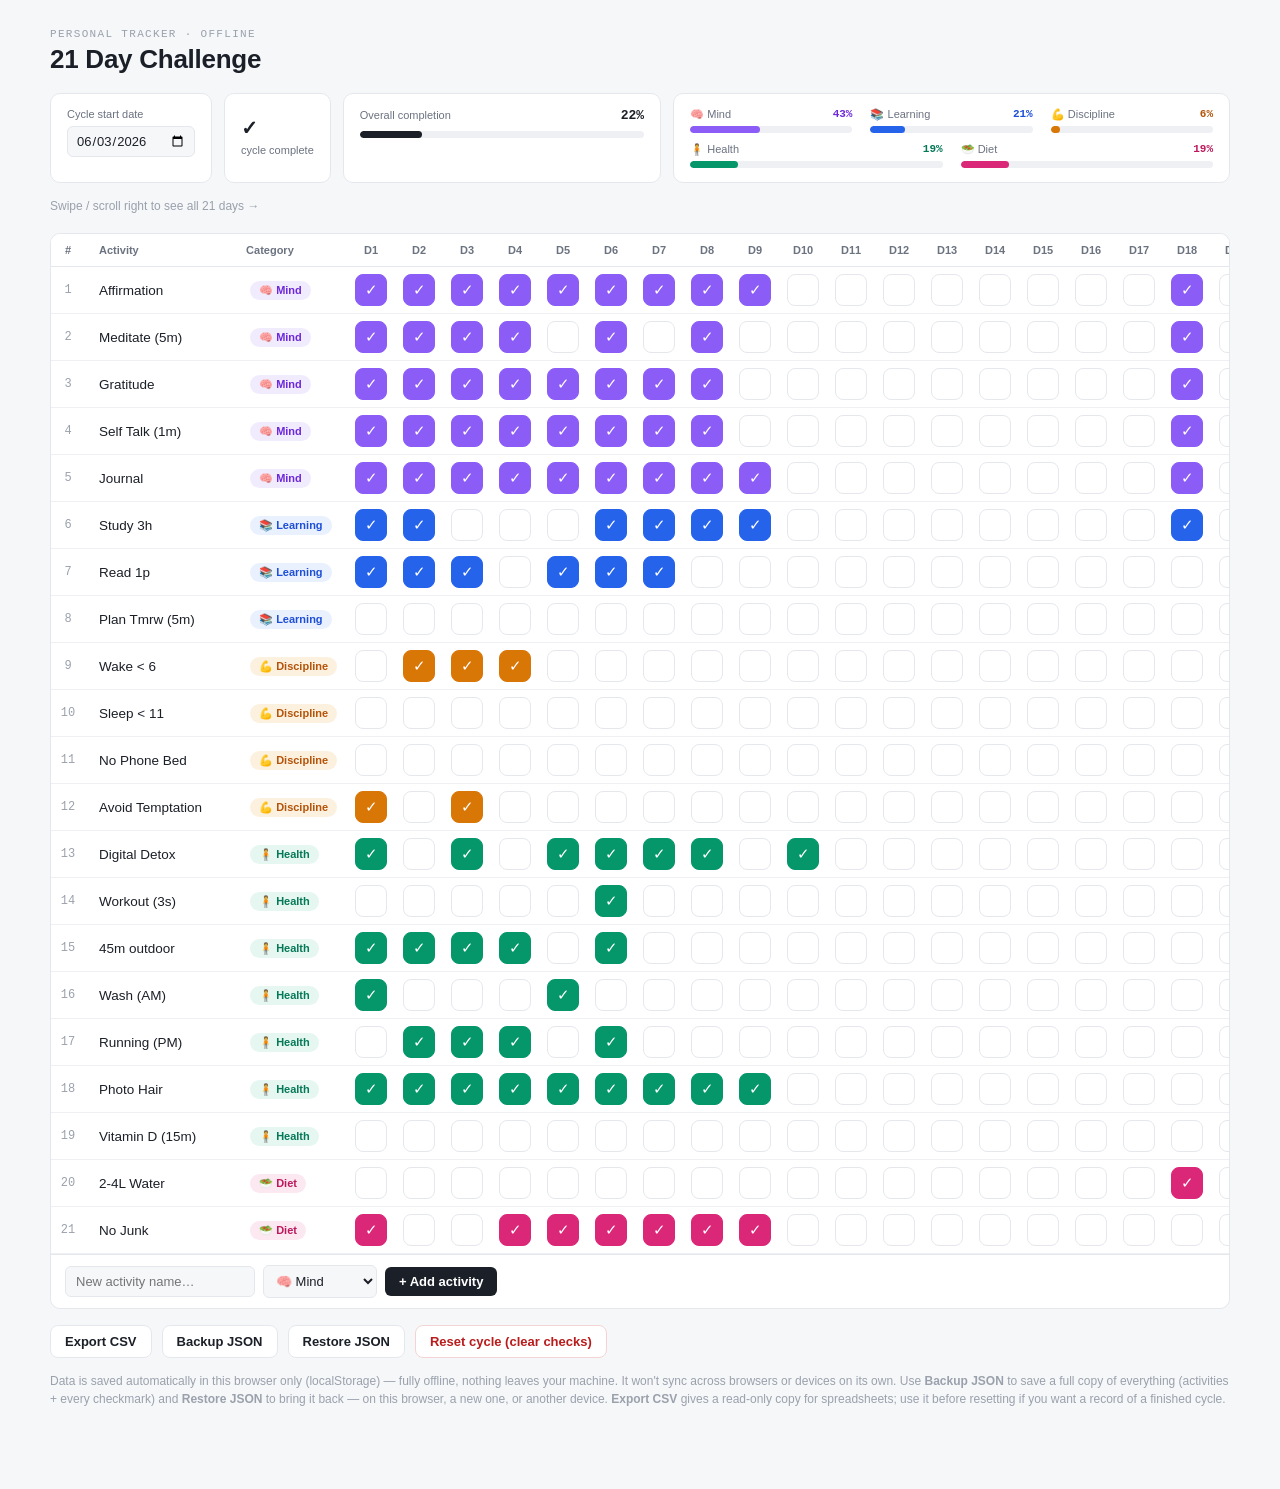
<file: archive/modular-refactor-2026-06-21/21-day-challenge.html>
<!DOCTYPE html>
<html lang="en">
<head>
<meta charset="UTF-8">
<meta name="viewport" content="width=device-width, initial-scale=1.0">
<title>21 Day Challenge</title>
<style>
  :root{
    --bg:#F6F7F9;
    --surface:#FFFFFF;
    --ink:#1B1F27;
    --ink-soft:#6B7280;
    --ink-faint:#9AA1AC;
    --border:#E4E7EC;
    --border-soft:#EEF0F3;
    --radius:10px;

    --mind:#8B5CF6;     --mind-tint:#F1ECFD;
    --learning:#2563EB; --learning-tint:#EAF1FE;
    --discipline:#D97706;--discipline-tint:#FCF1DF;
    --health:#059669;   --health-tint:#E5F7F0;
    --diet:#DB2777;     --diet-tint:#FCE8F1;
  }

  *{box-sizing:border-box;}
  html,body{margin:0;padding:0;}
  body{
    background:var(--bg);
    color:var(--ink);
    font-family:-apple-system,BlinkMacSystemFont,"Segoe UI",Roboto,Helvetica,Arial,sans-serif;
    -webkit-font-smoothing:antialiased;
    padding:28px 20px 80px;
  }

  .wrap{max-width:1180px;margin:0 auto;}

  /* ---------- Header ---------- */
  header{margin-bottom:20px;}
  .eyebrow{
    font-family:ui-monospace,"SF Mono","Cascadia Code",Consolas,monospace;
    font-size:11px; letter-spacing:.12em; text-transform:uppercase;
    color:var(--ink-faint); margin:0 0 4px;
  }
  h1{font-size:26px; font-weight:700; margin:0 0 18px; letter-spacing:-0.01em;}

  .dash{
    display:flex; flex-wrap:wrap; gap:12px; margin-bottom:16px;
  }
  .card{
    background:var(--surface); border:1px solid var(--border);
    border-radius:var(--radius); padding:14px 16px;
  }
  .card-start{flex:0 0 auto;}
  .card-start label{display:block; font-size:11px; color:var(--ink-soft); margin-bottom:6px;}
  .card-start input[type=date]{
    border:1px solid var(--border); border-radius:6px; padding:6px 8px;
    font-size:13px; font-family:inherit; color:var(--ink); background:var(--bg);
  }
  .card-day{flex:0 0 auto; display:flex; flex-direction:column; justify-content:center;}
  .card-day .num{
    font-family:ui-monospace,"SF Mono","Cascadia Code",Consolas,monospace;
    font-size:20px; font-weight:600; line-height:1;
  }
  .card-day .label{font-size:11px; color:var(--ink-soft); margin-top:4px;}

  .card-overall{flex:1 1 220px; min-width:200px;}
  .card-overall .top{display:flex; justify-content:space-between; align-items:baseline; margin-bottom:8px;}
  .card-overall .top span:first-child{font-size:11px; color:var(--ink-soft);}
  .card-overall .top span:last-child{
    font-family:ui-monospace,monospace; font-size:13px; font-weight:600;
  }
  .bar-track{height:7px; background:var(--border-soft); border-radius:99px; overflow:hidden;}
  .bar-fill{height:100%; background:var(--ink); border-radius:99px; transition:width .25s ease;}

  .card-cats{flex:2 1 360px; display:flex; flex-wrap:wrap; gap:10px 18px;}
  .cat-mini{flex:1 1 140px; min-width:130px;}
  .cat-mini .top{display:flex; justify-content:space-between; font-size:11px; margin-bottom:5px;}
  .cat-mini .top .name{color:var(--ink-soft);}
  .cat-mini .top .pct{font-family:ui-monospace,monospace; font-weight:600;}

  /* ---------- Table ---------- */
  .scroll-hint{font-size:12px; color:var(--ink-faint); margin:2px 0 10px;}
  .table-shell{
    background:var(--surface); border:1px solid var(--border); border-radius:var(--radius);
    overflow:auto; max-width:100%;
  }
  table{border-collapse:separate; border-spacing:0; min-width:max-content;}

  th,td{padding:0; white-space:nowrap;}
  thead th{
    position:sticky; top:0; z-index:3;
    background:var(--surface); border-bottom:1px solid var(--border);
    font-size:11px; color:var(--ink-soft); font-weight:600;
    padding:10px 6px; text-align:center;
  }
  thead th.today{color:var(--ink); background:#FBFAF7;}
  thead th.col-sn{text-align:center; width:34px;}
  thead th.col-activity{text-align:left; padding-left:14px;}
  thead th.col-cat{text-align:left;}
  thead th.col-score{text-align:center;}

  th.col-sn, td.col-sn,
  th.col-activity, td.col-activity{
    position:sticky; left:0; z-index:2; background:var(--surface);
  }
  th.col-activity, td.col-activity{left:34px;}
  td.col-sn, td.col-activity{border-bottom:1px solid var(--border-soft);}
  tbody tr:hover td.col-sn, tbody tr:hover td.col-activity{background:#FAFBFC;}

  td.col-sn{
    text-align:center; font-family:ui-monospace,monospace; font-size:12px; color:var(--ink-faint);
    padding:8px 4px; width:34px;
  }
  td.col-activity{padding:8px 10px 8px 14px; min-width:148px;}
  .act-name{
    font-size:13.5px; outline:none; border-radius:5px; padding:2px 4px; margin:-2px -4px;
  }
  .act-name:focus{background:var(--bg); box-shadow:0 0 0 2px var(--border);}
  .act-row-tools{display:inline-flex; align-items:center; gap:6px;}
  .del-btn{
    border:none; background:none; color:var(--ink-faint); cursor:pointer;
    font-size:14px; line-height:1; padding:3px 5px; border-radius:4px; opacity:.45;
    transition:opacity .12s, color .12s;
  }
  /* Hover-only hiding only applies on devices that actually support hover (mouse/trackpad).
     On touch devices the delete button stays visible at reduced opacity so it can be tapped. */
  @media (hover:hover){
    .del-btn{opacity:0;}
    tr:hover .del-btn{opacity:1;}
  }
  .del-btn:hover{color:#DC2626; background:#FEF2F2;}
  .del-btn:focus-visible{opacity:1; outline:2px solid var(--ink); outline-offset:1px;}

  td.col-cat{padding:8px 10px; border-bottom:1px solid var(--border-soft);}
  .cat-pill{
    display:inline-block; font-size:11px; font-weight:600; padding:3px 9px;
    border-radius:99px; white-space:nowrap;
  }

  td.col-day{
    text-align:center; padding:7px; border-bottom:1px solid var(--border-soft); width:48px;
  }
  td.col-day.today{background:#FBFAF7;}
  .chk{
    width:32px; height:32px; border-radius:8px; border:1.5px solid var(--border);
    background:var(--surface); cursor:pointer; padding:0;
    display:inline-flex; align-items:center; justify-content:center;
    font-size:15px; color:transparent; transition:background .1s, border-color .1s;
  }
  .chk:hover{border-color:var(--ink-faint);}
  .chk:focus-visible{outline:2px solid var(--ink); outline-offset:1px;}
  .chk.on{color:#fff;}

  td.col-score{
    padding:8px 12px; border-bottom:1px solid var(--border-soft); min-width:84px;
  }
  .score-txt{
    font-family:ui-monospace,monospace; font-size:12px; font-weight:600; display:block; margin-bottom:4px;
  }
  .score-bar{height:5px; background:var(--border-soft); border-radius:99px; overflow:hidden;}
  .score-bar > div{height:100%; border-radius:99px;}

  tfoot td{padding:10px 14px; border-top:1px solid var(--border);}
  .add-row{display:flex; gap:8px; align-items:center; flex-wrap:wrap;}
  .add-row input[type=text]{
    border:1px solid var(--border); border-radius:6px; padding:7px 10px; font-size:13px;
    font-family:inherit; min-width:160px; background:var(--bg); color:var(--ink);
  }
  .add-row select{
    border:1px solid var(--border); border-radius:6px; padding:7px 8px; font-size:13px;
    font-family:inherit; background:var(--bg); color:var(--ink);
  }
  .add-row button{
    border:none; background:var(--ink); color:#fff; padding:7px 14px; border-radius:6px;
    font-size:13px; font-weight:600; cursor:pointer;
  }
  .add-row button:hover{opacity:.88;}

  /* ---------- Toolbar ---------- */
  .toolbar{display:flex; gap:10px; margin-top:16px; flex-wrap:wrap;}
  .tbtn{
    border:1px solid var(--border); background:var(--surface); color:var(--ink);
    padding:8px 14px; border-radius:8px; font-size:13px; font-weight:600; cursor:pointer;
  }
  .tbtn:hover{background:var(--bg);}
  .tbtn.danger{color:#B91C1C; border-color:#F3D3D3;}
  .tbtn.danger:hover{background:#FEF2F2;}
  footer.note{margin-top:14px; font-size:12px; color:var(--ink-faint); line-height:1.5;}
</style>
</head>
<body>
<div class="wrap">

  <header>
    <p class="eyebrow">Personal Tracker · Offline</p>
    <h1>21 Day Challenge</h1>

    <div class="dash">
      <div class="card card-start">
        <label for="startDate">Cycle start date</label>
        <input type="date" id="startDate">
      </div>

      <div class="card card-day">
        <div class="num" id="dayNum">—</div>
        <div class="label" id="dayLabel">set a start date</div>
      </div>

      <div class="card card-overall">
        <div class="top"><span>Overall completion</span><span id="overallPct">0%</span></div>
        <div class="bar-track"><div class="bar-fill" id="overallBar" style="width:0%"></div></div>
      </div>

      <div class="card card-cats" id="catMiniWrap"></div>
    </div>

    <p class="scroll-hint">Swipe / scroll right to see all 21 days →</p>
  </header>

  <div class="table-shell" id="tableShell">
    <table>
      <thead>
        <tr id="headRow">
          <th class="col-sn" scope="col">#</th>
          <th class="col-activity" scope="col">Activity</th>
          <th class="col-cat" scope="col">Category</th>
          <!-- day headers injected by JS -->
          <th class="col-score" scope="col">Score</th>
        </tr>
      </thead>
      <tbody id="tbody"></tbody>
      <tfoot>
        <tr>
          <td colspan="25">
            <div class="add-row">
              <input type="text" id="newActName" placeholder="New activity name…">
              <select id="newActCat"></select>
              <button id="addActBtn" type="button">+ Add activity</button>
            </div>
          </td>
        </tr>
      </tfoot>
    </table>
  </div>

  <div class="toolbar">
    <button class="tbtn" id="exportBtn" type="button">Export CSV</button>
    <button class="tbtn" id="exportJsonBtn" type="button">Backup JSON</button>
    <button class="tbtn" id="loadJsonBtn" type="button">Restore JSON</button>
    <input type="file" id="loadJsonInput" accept="application/json" style="display:none">
    <button class="tbtn danger" id="resetBtn" type="button">Reset cycle (clear checks)</button>
  </div>

  <footer class="note">
    Data is saved automatically in this browser only (localStorage) — fully offline, nothing leaves your machine.
    It won't sync across browsers or devices on its own. Use <strong>Backup JSON</strong> to save a full copy of
    everything (activities + every checkmark) and <strong>Restore JSON</strong> to bring it back — on this browser,
    a new one, or another device. <strong>Export CSV</strong> gives a read-only copy for spreadsheets; use it before
    resetting if you want a record of a finished cycle.
  </footer>

</div>

<script>
(function(){
  "use strict";

  var STORAGE_KEY = "challenge21_v2";
  var DAYS = 21;

  var CATEGORIES = {
    mind:       { label:"🧠 Mind",       color:"#8B5CF6", tint:"#F1ECFD", pillText:"#6D28D9" },
    learning:   { label:"📚 Learning",   color:"#2563EB", tint:"#EAF1FE", pillText:"#1D4ED8" },
    discipline: { label:"💪 Discipline", color:"#D97706", tint:"#FCF1DF", pillText:"#B45309" },
    health:     { label:"🧍 Health",     color:"#059669", tint:"#E5F7F0", pillText:"#047857" },
    diet:       { label:"🥗 Diet",       color:"#DB2777", tint:"#FCE8F1", pillText:"#BE185D" }
  };
  var CAT_ORDER = ["mind","learning","discipline","health","diet"];

  // "checks" below seeds real Day 1–18 progress (read from the user's prior tracker) so the
  // app opens already reflecting where they actually are, instead of starting blank.
  // Index 0 = Day 1 ... Index 20 = Day 21.
  var DEFAULT_ACTIVITIES = [
    {name:"Affirmation",      cat:"mind",       checks:[1,1,1,1,1,1,1,1,1,0,0,0,0,0,0,0,0,1,0,0,0]},
    {name:"Meditate (5m)",    cat:"mind",       checks:[1,1,1,1,0,1,0,1,0,0,0,0,0,0,0,0,0,1,0,0,0]},
    {name:"Gratitude",        cat:"mind",       checks:[1,1,1,1,1,1,1,1,0,0,0,0,0,0,0,0,0,1,0,0,0]},
    {name:"Self Talk (1m)",   cat:"mind",       checks:[1,1,1,1,1,1,1,1,0,0,0,0,0,0,0,0,0,1,0,0,0]},
    {name:"Journal",          cat:"mind",       checks:[1,1,1,1,1,1,1,1,1,0,0,0,0,0,0,0,0,1,0,0,0]},
    {name:"Study 3h",         cat:"learning",   checks:[1,1,0,0,0,1,1,1,1,0,0,0,0,0,0,0,0,1,0,0,0]},
    {name:"Read 1p",          cat:"learning",   checks:[1,1,1,0,1,1,1,0,0,0,0,0,0,0,0,0,0,0,0,0,0]},
    {name:"Plan Tmrw (5m)",   cat:"learning",   checks:[0,0,0,0,0,0,0,0,0,0,0,0,0,0,0,0,0,0,0,0,0]},
    {name:"Wake < 6",         cat:"discipline", checks:[0,1,1,1,0,0,0,0,0,0,0,0,0,0,0,0,0,0,0,0,0]},
    {name:"Sleep < 11",       cat:"discipline", checks:[0,0,0,0,0,0,0,0,0,0,0,0,0,0,0,0,0,0,0,0,0]},
    {name:"No Phone Bed",     cat:"discipline", checks:[0,0,0,0,0,0,0,0,0,0,0,0,0,0,0,0,0,0,0,0,0]},
    {name:"Avoid Temptation", cat:"discipline", checks:[1,0,1,0,0,0,0,0,0,0,0,0,0,0,0,0,0,0,0,0,0]},
    {name:"Digital Detox",    cat:"health",     checks:[1,0,1,0,1,1,1,1,0,1,0,0,0,0,0,0,0,0,0,0,0]},
    {name:"Workout (3s)",     cat:"health",     checks:[0,0,0,0,0,1,0,0,0,0,0,0,0,0,0,0,0,0,0,0,0]},
    {name:"45m outdoor",      cat:"health",     checks:[1,1,1,1,0,1,0,0,0,0,0,0,0,0,0,0,0,0,0,0,0]},
    {name:"Wash (AM)",        cat:"health",     checks:[1,0,0,0,1,0,0,0,0,0,0,0,0,0,0,0,0,0,0,0,0]},
    {name:"Running (PM)",     cat:"health",     checks:[0,1,1,1,0,1,0,0,0,0,0,0,0,0,0,0,0,0,0,0,0]},
    {name:"Photo Hair",       cat:"health",     checks:[1,1,1,1,1,1,1,1,1,0,0,0,0,0,0,0,0,0,0,0,0]},
    {name:"Vitamin D (15m)",  cat:"health",     checks:[0,0,0,0,0,0,0,0,0,0,0,0,0,0,0,0,0,0,0,0,0]},
    {name:"2-4L Water",       cat:"diet",       checks:[0,0,0,0,0,0,0,0,0,0,0,0,0,0,0,0,0,1,0,0,0]},
    {name:"No Junk",          cat:"diet",       checks:[1,0,0,1,1,1,1,1,1,0,0,0,0,0,0,0,0,0,0,0,0]}
  ];

  // Seeded so "today" lines up with Day 18 of this cycle. If you open this on a different
  // date than intended, just change the Cycle start date field above — everything recalculates.
  var SEED_START_DATE = "2026-06-03";

  function uid(){ return "a" + Math.random().toString(36).slice(2,9); }
  function todayISO(){
    var d = new Date();
    var m = String(d.getMonth()+1).padStart(2,"0");
    var day = String(d.getDate()).padStart(2,"0");
    return d.getFullYear() + "-" + m + "-" + day;
  }

  function defaultState(){
    var acts = DEFAULT_ACTIVITIES.map(function(a){ return {id:uid(), name:a.name, cat:a.cat}; });
    var checks = {};
    acts.forEach(function(a, i){
      var seed = DEFAULT_ACTIVITIES[i].checks;
      checks[a.id] = seed ? seed.map(function(v){ return !!v; }) : new Array(DAYS).fill(false);
    });
    return { startDate: SEED_START_DATE, activities: acts, checks: checks };
  }

  function loadState(){
    try{
      var raw = localStorage.getItem(STORAGE_KEY);
      if(!raw) return defaultState();
      var s = JSON.parse(raw);
      if(!s.activities || !s.checks || !s.startDate) return defaultState();
      // backfill checks for any activity missing an array
      s.activities.forEach(function(a){
        if(!Array.isArray(s.checks[a.id])) s.checks[a.id] = new Array(DAYS).fill(false);
      });
      return s;
    }catch(e){
      return defaultState();
    }
  }

  function isValidState(s){
    if(!s || typeof s !== "object") return false;
    if(!Array.isArray(s.activities) || typeof s.checks !== "object" || typeof s.startDate !== "string") return false;
    return true;
  }

  var state = loadState();

  function saveState(){
    try{ localStorage.setItem(STORAGE_KEY, JSON.stringify(state)); }
    catch(e){ console.error("Could not save:", e); }
  }

  function currentDayIndex(){
    var start = new Date(state.startDate + "T00:00:00");
    var now = new Date();
    var nowMid = new Date(now.getFullYear(), now.getMonth(), now.getDate());
    var startMid = new Date(start.getFullYear(), start.getMonth(), start.getDate());
    var diff = Math.round((nowMid - startMid) / 86400000) + 1;
    return diff; // 1-based; may be <1 or >21
  }

  // ---------- Rendering ----------
  var headRow = document.getElementById("headRow");
  var tbody = document.getElementById("tbody");
  var tableShell = document.getElementById("tableShell");
  var startDateInput = document.getElementById("startDate");
  var dayNumEl = document.getElementById("dayNum");
  var dayLabelEl = document.getElementById("dayLabel");
  var overallPctEl = document.getElementById("overallPct");
  var overallBarEl = document.getElementById("overallBar");
  var catMiniWrap = document.getElementById("catMiniWrap");
  var newActCat = document.getElementById("newActCat");

  // tfoot colspan = sn + activity + cat + DAYS + score, computed instead of hardcoded
  // so it can't silently drift out of sync if DAYS ever changes.
  var footTd = document.querySelector("tfoot td");
  if(footTd) footTd.colSpan = 3 + DAYS + 1;

  CAT_ORDER.forEach(function(key){
    var opt = document.createElement("option");
    opt.value = key; opt.textContent = CATEGORIES[key].label;
    newActCat.appendChild(opt);
  });

  function buildHeader(){
    // remove old day headers (keep first 3 + last)
    Array.from(headRow.querySelectorAll("th.col-day")).forEach(function(th){ th.remove(); });
    var scoreTh = headRow.querySelector(".col-score");
    var todayIdx = currentDayIndex();
    for(var d=1; d<=DAYS; d++){
      var th = document.createElement("th");
      th.className = "col-day" + (d===todayIdx ? " today" : "");
      th.scope = "col";
      th.textContent = "D" + d;
      headRow.insertBefore(th, scoreTh);
    }
  }

  function groupedActivities(){
    var groups = {};
    CAT_ORDER.forEach(function(c){ groups[c] = []; });
    state.activities.forEach(function(a){
      if(!groups[a.cat]) groups[a.cat] = [];
      groups[a.cat].push(a);
    });
    var out = [];
    CAT_ORDER.forEach(function(c){ out = out.concat(groups[c]); });
    return out;
  }

  function renderBody(){
    tbody.innerHTML = "";
    var todayIdx = currentDayIndex();
    var ordered = groupedActivities();

    ordered.forEach(function(a, idx){
      var cat = CATEGORIES[a.cat] || CATEGORIES.mind;
      var tr = document.createElement("tr");

      var tdSn = document.createElement("td");
      tdSn.className = "col-sn";
      tdSn.textContent = idx + 1;
      tr.appendChild(tdSn);

      var tdAct = document.createElement("td");
      tdAct.className = "col-activity";
      var toolsWrap = document.createElement("div");
      toolsWrap.className = "act-row-tools";
      var nameSpan = document.createElement("span");
      nameSpan.className = "act-name";
      nameSpan.contentEditable = "true";
      nameSpan.spellcheck = false;
      nameSpan.setAttribute("aria-label", "Activity name, editable");
      nameSpan.textContent = a.name;
      nameSpan.addEventListener("keydown", function(e){
        if(e.key === "Enter"){ e.preventDefault(); nameSpan.blur(); }
      });
      nameSpan.addEventListener("blur", function(){
        var val = nameSpan.textContent.trim();
        a.name = val || a.name;
        nameSpan.textContent = a.name;
        // refresh this row's per-day checkbox labels so they stay accurate without a full re-render
        Array.from(tr.querySelectorAll(".chk")).forEach(function(btn, i){
          btn.setAttribute("aria-label", a.name + " — Day " + (i+1));
        });
        delBtn.setAttribute("aria-label", "Delete " + a.name);
        saveState();
      });
      var delBtn = document.createElement("button");
      delBtn.className = "del-btn"; delBtn.type = "button"; delBtn.title = "Delete activity";
      delBtn.setAttribute("aria-label", "Delete " + a.name);
      delBtn.textContent = "✕";
      delBtn.addEventListener("click", function(){
        if(confirm('Delete "' + a.name + '"? This removes its checks too.')){
          state.activities = state.activities.filter(function(x){ return x.id !== a.id; });
          delete state.checks[a.id];
          saveState(); renderAll();
        }
      });
      toolsWrap.appendChild(nameSpan);
      toolsWrap.appendChild(delBtn);
      tdAct.appendChild(toolsWrap);
      tr.appendChild(tdAct);

      var tdCat = document.createElement("td");
      tdCat.className = "col-cat";
      var pill = document.createElement("span");
      pill.className = "cat-pill";
      pill.style.background = cat.tint;
      pill.style.color = cat.pillText;
      pill.textContent = cat.label;
      tdCat.appendChild(pill);
      tr.appendChild(tdCat);

      var checksArr = state.checks[a.id];

      // Score cell is built before the day loop so each checkbox's click handler can
      // update it directly, instead of triggering a full table re-render on every click.
      var tdScore = document.createElement("td");
      tdScore.className = "col-score";
      var scoreTxt = document.createElement("span");
      scoreTxt.className = "score-txt";
      var barTrack = document.createElement("div");
      barTrack.className = "score-bar";
      var barFill = document.createElement("div");
      barFill.style.background = cat.color;
      barTrack.appendChild(barFill);
      tdScore.appendChild(scoreTxt);
      tdScore.appendChild(barTrack);

      function updateScore(){
        var checkedCount = checksArr.filter(Boolean).length;
        var pct = Math.round((checkedCount / DAYS) * 100);
        scoreTxt.textContent = checkedCount + "/" + DAYS;
        barFill.style.width = pct + "%";
      }
      updateScore();

      for(var d=0; d<DAYS; d++){
        var tdDay = document.createElement("td");
        tdDay.className = "col-day" + ((d+1)===todayIdx ? " today" : "");
        var btn = document.createElement("button");
        btn.type = "button";
        btn.className = "chk" + (checksArr[d] ? " on" : "");
        btn.setAttribute("aria-pressed", checksArr[d] ? "true" : "false");
        btn.setAttribute("aria-label", a.name + " — Day " + (d+1));
        btn.textContent = "✓";
        if(checksArr[d]){
          btn.style.background = cat.color;
          btn.style.borderColor = cat.color;
        }
        (function(dayIdx, button){
          button.addEventListener("click", function(){
            checksArr[dayIdx] = !checksArr[dayIdx];
            var isOn = checksArr[dayIdx];
            button.classList.toggle("on", isOn);
            button.setAttribute("aria-pressed", isOn ? "true" : "false");
            if(isOn){
              button.style.background = cat.color;
              button.style.borderColor = cat.color;
            } else {
              button.style.background = "";
              button.style.borderColor = "";
            }
            saveState();
            updateScore();
            renderDash();
          });
        })(d, btn);
        tdDay.appendChild(btn);
        tr.appendChild(tdDay);
      }

      tr.appendChild(tdScore);
      tbody.appendChild(tr);
    });
  }

  function renderDash(){
    startDateInput.value = state.startDate;
    var idx = currentDayIndex();
    if(idx < 1){
      dayNumEl.textContent = "—";
      dayLabelEl.textContent = "starts " + state.startDate;
    } else if(idx > DAYS){
      dayNumEl.textContent = "✓";
      dayLabelEl.textContent = "cycle complete";
    } else {
      dayNumEl.textContent = "Day " + idx;
      dayLabelEl.textContent = "of " + DAYS;
    }

    var totalChecked = 0, totalCells = 0;
    var catChecked = {}, catTotal = {};
    CAT_ORDER.forEach(function(c){ catChecked[c]=0; catTotal[c]=0; });

    state.activities.forEach(function(a){
      var arr = state.checks[a.id] || [];
      var c = arr.filter(Boolean).length;
      totalChecked += c; totalCells += DAYS;
      if(catTotal[a.cat] === undefined){ catTotal[a.cat]=0; catChecked[a.cat]=0; }
      catChecked[a.cat] += c; catTotal[a.cat] += DAYS;
    });

    var overallPct = totalCells ? Math.round((totalChecked/totalCells)*100) : 0;
    overallPctEl.textContent = overallPct + "%";
    overallBarEl.style.width = overallPct + "%";

    catMiniWrap.innerHTML = "";
    CAT_ORDER.forEach(function(c){
      if(catTotal[c] === 0) return;
      var cat = CATEGORIES[c];
      var p = Math.round((catChecked[c]/catTotal[c])*100);
      var box = document.createElement("div");
      box.className = "cat-mini";
      box.innerHTML =
        '<div class="top"><span class="name">'+cat.label+'</span><span class="pct" style="color:'+cat.pillText+'">'+p+'%</span></div>' +
        '<div class="bar-track"><div class="bar-fill" style="width:'+p+'%;background:'+cat.color+'"></div></div>';
      catMiniWrap.appendChild(box);
    });
  }

  function renderAll(){
    buildHeader();
    renderBody();
    renderDash();
  }

  // ---------- Events ----------
  startDateInput.addEventListener("change", function(){
    if(startDateInput.value){
      state.startDate = startDateInput.value;
      saveState();
      renderAll();
    }
  });

  document.getElementById("addActBtn").addEventListener("click", function(){
    var nameInput = document.getElementById("newActName");
    var name = nameInput.value.trim();
    if(!name) { nameInput.focus(); return; }
    var cat = newActCat.value;
    var id = uid();
    state.activities.push({id:id, name:name, cat:cat});
    state.checks[id] = new Array(DAYS).fill(false);
    nameInput.value = "";
    saveState();
    renderAll();
  });
  document.getElementById("newActName").addEventListener("keydown", function(e){
    if(e.key === "Enter") document.getElementById("addActBtn").click();
  });

  document.getElementById("resetBtn").addEventListener("click", function(){
    if(confirm("Clear all checkmarks and start this cycle over from today? Activities are kept. Back up first if you want a record.")){
      state.activities.forEach(function(a){ state.checks[a.id] = new Array(DAYS).fill(false); });
      state.startDate = todayISO();
      saveState();
      renderAll();
    }
  });

  document.getElementById("exportBtn").addEventListener("click", function(){
    var header = ["Activity","Category"];
    for(var d=1; d<=DAYS; d++) header.push("Day " + d);
    header.push("S.n","Score");

    var rows = [header];
    var ordered = groupedActivities();
    ordered.forEach(function(a, idx){
      var cat = CATEGORIES[a.cat] || CATEGORIES.mind;
      var arr = state.checks[a.id] || [];
      var row = [a.name, cat.label];
      for(var d=0; d<DAYS; d++) row.push(arr[d] ? "Yes" : "No");
      var checkedCount = arr.filter(Boolean).length;
      row.push(idx+1, checkedCount + "/" + DAYS);
      rows.push(row);
    });

    var csv = rows.map(function(r){
      return r.map(function(cell){
        var s = String(cell);
        if(s.indexOf(",") > -1 || s.indexOf('"') > -1){
          s = '"' + s.replace(/"/g,'""') + '"';
        }
        return s;
      }).join(",");
    }).join("\r\n");

    var blob = new Blob([csv], {type:"text/csv;charset=utf-8;"});
    var url = URL.createObjectURL(blob);
    var link = document.createElement("a");
    link.href = url;
    link.download = "21-day-challenge-" + todayISO() + ".csv";
    document.body.appendChild(link);
    link.click();
    document.body.removeChild(link);
    URL.revokeObjectURL(url);
  });

  document.getElementById("exportJsonBtn").addEventListener("click", function(){
    var blob = new Blob([JSON.stringify(state, null, 2)], {type:"application/json"});
    var url = URL.createObjectURL(blob);
    var link = document.createElement("a");
    link.href = url;
    link.download = "21-day-challenge-backup-" + todayISO() + ".json";
    document.body.appendChild(link);
    link.click();
    document.body.removeChild(link);
    URL.revokeObjectURL(url);
  });

  var loadJsonInput = document.getElementById("loadJsonInput");
  document.getElementById("loadJsonBtn").addEventListener("click", function(){
    loadJsonInput.click();
  });
  loadJsonInput.addEventListener("change", function(e){
    var file = e.target.files && e.target.files[0];
    if(!file) return;
    var reader = new FileReader();
    reader.onload = function(){
      var parsed;
      try{
        parsed = JSON.parse(String(reader.result));
      }catch(err){
        alert("That file isn't valid JSON — make sure it's a backup exported from this tracker.");
        e.target.value = "";
        return;
      }
      if(!isValidState(parsed)){
        alert("That JSON doesn't look like a tracker backup (missing activities/checks/startDate).");
        e.target.value = "";
        return;
      }
      parsed.activities.forEach(function(a){
        if(!Array.isArray(parsed.checks[a.id])) parsed.checks[a.id] = new Array(DAYS).fill(false);
      });
      if(!confirm("Load this backup? It will replace everything currently in this tracker.")){
        e.target.value = "";
        return;
      }
      state = parsed;
      saveState();
      renderAll();
      e.target.value = "";
    };
    reader.readAsText(file);
  });

  renderAll();

  // One-time scroll so today's column is in view on first load, without yanking the
  // scroll position around every time the table re-renders after that.
  requestAnimationFrame(function(){
    var todayTh = headRow.querySelector("th.col-day.today");
    if(todayTh && todayTh.scrollIntoView){
      todayTh.scrollIntoView({inline:"center", block:"nearest"});
    }
  });
})();
</script>
</body>
</html>
</file>
<file: public/assets/css/variables.css>
/* Shared design tokens live in the theme files so the saved theme can apply before app CSS loads. */
</file>
<file: public/assets/css/light-theme.css>
:root, [data-theme="light"]{
  --dark-bg:#F6F7F9;
  --card-bg:#FFFFFF;
  --card-bg-soft:#FAFBFC;
  --border:#E4E7EC;
  --border-soft:#EEF0F3;
  --text-primary:#1B1F27;
  --text-secondary:#6B7280;
  --text-muted:#9AA1AC;
  --header-bg:rgba(246,247,249,.92);
  --button-text:#1B1F27;
  --button-on-text:#ffffff;
  --shadow-soft:rgba(27,31,39,.08);

  --primary:#2563EB;
  --success:#10b981;
  --warning:#f59e0b;
  --danger:#ef4444;
  --danger-soft:rgba(239,68,68,.14);

  --mind:#8B5CF6;        --mind-tint:#F1ECFD;
  --learning:#2563EB;    --learning-tint:#EAF1FE;
  --discipline:#D97706;  --discipline-tint:#FCF1DF;
  --health:#059669;      --health-tint:#E5F7F0;
  --diet:#DB2777;        --diet-tint:#FCE8F1;

  --radius:12px;
  --radius-sm:8px;
  --font-mono: ui-monospace,"SF Mono","Cascadia Code",Consolas,monospace;
}
</file>
<file: public/assets/css/dark-theme.css>
[data-theme="dark"]{
  --dark-bg:#0f172a;
  --card-bg:#1e293b;
  --card-bg-soft:#243248;
  --border:#334155;
  --border-soft:#27374d;
  --text-primary:#f1f5f9;
  --text-secondary:#cbd5e1;
  --text-muted:#94a3b8;
  --header-bg:rgba(15,23,42,.92);
  --button-text:#cbd5e1;
  --button-on-text:#06101f;
  --shadow-soft:rgba(0,0,0,.24);

  --primary:#3b82f6;
  --mind:#a78bfa;        --mind-tint:rgba(167,139,250,.16);
  --learning:#38bdf8;    --learning-tint:rgba(56,189,248,.16);
  --discipline:#fbbf24;  --discipline-tint:rgba(251,191,36,.16);
  --health:#2dd4bf;      --health-tint:rgba(45,212,191,.16);
  --diet:#f472b6;        --diet-tint:rgba(244,114,182,.16);
}
</file>
<file: public/assets/css/app.css>
*{box-sizing:border-box; margin:0; padding:0;}
html,body{height:100%;}
body{
  background:var(--dark-bg);
  color:var(--text-primary);
  font-family:-apple-system,BlinkMacSystemFont,"Segoe UI",Roboto,Helvetica,Arial,sans-serif;
  -webkit-font-smoothing:antialiased;
  min-height:100%;
}
button{font-family:inherit;}
:focus-visible{outline:2px solid var(--primary); outline-offset:2px;}

/* ---------- Header ---------- */
.app-header{
  position:sticky; top:0; z-index:50;
  background:var(--header-bg); backdrop-filter:blur(8px);
  border-bottom:1px solid var(--border);
  padding:12px 20px;
}
.app-header-inner{max-width:1120px; margin:0 auto; display:flex; align-items:center; justify-content:space-between; gap:14px; flex-wrap:wrap;}
.brand{display:flex; align-items:center; gap:10px;}
.brand-mark{
  width:34px; height:34px; border-radius:10px; flex-shrink:0;
  background:linear-gradient(135deg, var(--primary), var(--success));
  display:flex; align-items:center; justify-content:center; font-size:16px;
}
.brand-text .name{font-size:14.5px; font-weight:700; letter-spacing:-.01em; line-height:1.2;}
.brand-text .tag{font-size:11px; color:var(--text-muted);}

.header-stats{display:flex; gap:8px; flex-wrap:wrap;}
.hstat{
  display:flex; align-items:center; gap:8px;
  background:var(--card-bg); border:1px solid var(--border); border-radius:999px;
  padding:6px 14px 6px 10px; cursor:pointer; color:inherit; text-align:left;
  transition:border-color .15s, transform .15s;
}
.hstat:hover{border-color:var(--primary); transform:translateY(-1px);}
.hstat.warn{border-color:rgba(245,158,11,.55); background:rgba(245,158,11,.1);}
.hstat.warn .val{color:var(--warning);}
.hstat .ico{font-size:14px;}
.hstat-text{display:flex; flex-direction:column; line-height:1.2;}
.hstat .val{font-size:13px; font-weight:700; font-family:var(--font-mono);}
.hstat .lbl{font-size:9.5px; color:var(--text-muted); text-transform:uppercase; letter-spacing:.05em;}
.hstat.streak .val{color:var(--warning);}
.hstat.streak.lit .val{text-shadow:0 0 12px rgba(245,158,11,.55);}

/* ---------- Tabs ---------- */
.maintabs{display:flex; gap:6px; max-width:1120px; margin:16px auto 0; padding:0 20px;}
.maintab{
  flex:1; text-align:center; padding:10px 12px; border-radius:10px;
  font-size:13px; font-weight:600; color:var(--text-muted);
  cursor:pointer; border:1px solid var(--border); background:transparent;
  transition:all .15s;
}
.maintab:hover{color:var(--text-secondary); background:var(--card-bg);}
.maintab.active{color:var(--text-primary); background:var(--card-bg); border-color:var(--primary); box-shadow:0 0 0 1px var(--primary) inset;}

.daynav{
  display:flex; align-items:center; justify-content:center; gap:14px;
  max-width:1120px; margin:14px auto 0; padding:0 20px; flex-wrap:wrap;
}
.daynav-btn{
  width:36px; height:36px; border-radius:10px; border:1px solid var(--border);
  background:var(--card-bg); color:var(--text-secondary); cursor:pointer; font-size:14px;
  transition:all .15s;
}
.daynav-btn:hover:not(:disabled){background:var(--primary); border-color:var(--primary); color:#fff;}
.daynav-btn:disabled{opacity:.35; cursor:not-allowed;}
.daynav-info{text-align:center; min-width:170px;}
.daynav-info .ttl{font-size:16px; font-weight:700;}
.daynav-info .sub{font-size:11px; color:var(--text-muted); margin-top:2px;}
.daynav-today{
  font-size:11px; padding:7px 12px; border-radius:8px; border:1px solid var(--border);
  background:var(--card-bg); color:var(--text-secondary); cursor:pointer; transition:all .15s;
}
.daynav-today:hover{border-color:var(--primary); color:#fff;}
.daynav-today.is-today{visibility:hidden;}

/* ---------- Layout ---------- */
.view{max-width:1120px; margin:0 auto; padding:18px 20px 30px;}
.view.narrow{max-width:780px;}
.view-panel{display:none;}
.view-panel.active{display:block; animation:fadeIn .2s ease;}
@keyframes fadeIn{from{opacity:0; transform:translateY(4px);} to{opacity:1; transform:translateY(0);}}

.sec-lbl{
  font-size:12px; font-weight:600; color:var(--text-secondary);
  text-transform:uppercase; letter-spacing:.05em; margin-bottom:10px;
}
.card{
  background:var(--card-bg); border:1px solid var(--border); border-radius:var(--radius);
  margin-bottom:1.5rem; overflow:hidden; transition:border-color .15s;
}
.card:hover{border-color:var(--primary);}

/* ---------- 21-Day dash ---------- */
.cycle-dash{display:flex; flex-wrap:wrap; gap:12px; margin-bottom:14px;}
.dcard{background:var(--card-bg); border:1px solid var(--border); border-radius:var(--radius); padding:14px 16px;}
.dcard-start label{display:block; font-size:11px; color:var(--text-muted); margin-bottom:6px;}
.dcard-start input[type=date]{
  border:1px solid var(--border); border-radius:6px; padding:6px 8px; font-size:13px;
  font-family:inherit; color:var(--text-primary); background:var(--dark-bg);
}
.dcard-overall{flex:1 1 220px; min-width:200px;}
.dcard-overall .top{display:flex; justify-content:space-between; align-items:baseline; margin-bottom:8px; font-size:11px; color:var(--text-muted);}
.dcard-overall .top span:last-child{font-family:var(--font-mono); font-size:13px; font-weight:700; color:var(--text-primary);}
.bar-track{height:7px; background:var(--border-soft); border-radius:99px; overflow:hidden;}
.bar-fill{height:100%; background:var(--primary); border-radius:99px; transition:width .25s ease;}
.dcard-cats{flex:2 1 360px; display:flex; flex-wrap:wrap; gap:10px 18px;}
.cat-mini{flex:1 1 140px; min-width:130px;}
.cat-mini .top{display:flex; justify-content:space-between; font-size:11px; margin-bottom:5px;}
.cat-mini .top .name{color:var(--text-muted);}
.cat-mini .top .pct{font-family:var(--font-mono); font-weight:700;}

.cycle-history-bar{
  display:flex; align-items:center; gap:10px; flex-wrap:wrap;
  margin:0 0 12px; padding:11px 12px; border:1px solid var(--border);
  border-radius:var(--radius); background:var(--card-bg);
}
.cycle-history-bar label{
  font-size:11px; font-weight:800; color:var(--text-muted);
  text-transform:uppercase; letter-spacing:.05em;
}
.cycle-history-bar select{
  border:1px solid var(--border); border-radius:6px; padding:7px 8px; font-size:13px;
  font-family:inherit; background:var(--dark-bg); color:var(--text-primary); min-width:190px;
}
.cycle-history-status{font-size:12px; color:var(--text-muted);}
.cycle-tools-bar{
  display:flex; align-items:center; gap:10px; flex-wrap:wrap;
  margin:0 0 12px; padding:11px 12px; border:1px solid var(--border);
  border-radius:var(--radius); background:var(--card-bg);
}
.cycle-tools-bar label{
  font-size:11px; font-weight:800; color:var(--text-muted);
  text-transform:uppercase; letter-spacing:.05em;
}
.cycle-tools-bar input[type=search],
.cycle-tools-bar select{
  border:1px solid var(--border); border-radius:6px; padding:7px 8px; font-size:13px;
  font-family:inherit; background:var(--dark-bg); color:var(--text-primary);
}
.cycle-tools-bar input[type=search]{min-width:170px;}
.tool-check{display:inline-flex; align-items:center; gap:6px; text-transform:none !important; letter-spacing:0 !important;}
.mini-action{
  border:1px solid var(--border); background:var(--card-bg); color:var(--text-primary);
  border-radius:7px; padding:7px 10px; font-size:12px; font-weight:700; cursor:pointer;
}
.mini-action:hover:not(:disabled){border-color:var(--primary);}
.mini-action:disabled{opacity:.45; cursor:not-allowed;}
.mini-action.danger{color:#fca5a5; border-color:rgba(239,68,68,.4);}
.attention-card{padding:0; margin-bottom:12px;}
.attention-head{padding:11px 14px; font-size:12px; font-weight:800; color:var(--text-primary); background:var(--card-bg-soft); border-bottom:1px solid var(--border);}
.attention-row{display:flex; align-items:center; gap:10px; padding:10px 14px; border-bottom:1px solid var(--border-soft); flex-wrap:wrap;}
.attention-row:last-child{border-bottom:none;}
.attention-name{font-size:13px; font-weight:700; color:var(--text-primary);}
.attention-meta{margin-left:auto; font-size:12px; color:var(--text-muted); font-family:var(--font-mono);}

.scroll-hint{font-size:12px; color:var(--text-muted); margin:2px 0 10px; display:flex; gap:14px; flex-wrap:wrap; align-items:center;}
.legend{display:inline-flex; gap:8px; align-items:center; font-size:11px;}
.dot{width:9px; height:9px; border-radius:3px; display:inline-block; margin-right:3px;}
.dot-today{background:var(--primary);}
.dot-viewing{background:var(--success);}

/* ---------- 21-Day table ---------- */
.table-shell{background:var(--card-bg); border:1px solid var(--border); border-radius:var(--radius); overflow:auto; max-width:100%;}
table{border-collapse:separate; border-spacing:0; min-width:max-content; width:100%;}
th,td{padding:0; white-space:nowrap;}
thead th{
  position:sticky; top:0; z-index:3; background:var(--card-bg); border-bottom:1px solid var(--border);
  font-size:11px; color:var(--text-muted); font-weight:700; padding:10px 6px; text-align:center;
}
thead th.col-day.is-today{color:var(--primary);}
thead th.col-day.is-viewing:not(.is-today){color:var(--success);}
thead th.col-sn{width:34px;}
thead th.col-activity{text-align:left; padding-left:14px;}
thead th.col-cat{text-align:left;}

th.col-sn, td.col-sn, th.col-activity, td.col-activity{position:sticky; left:0; z-index:2; background:var(--card-bg);}
th.col-activity, td.col-activity{left:34px;}
td.col-sn, td.col-activity{border-bottom:1px solid var(--border-soft);}
tbody tr:hover td.col-sn, tbody tr:hover td.col-activity{background:var(--card-bg-soft);}

td.col-sn{text-align:center; font-family:var(--font-mono); font-size:12px; color:var(--text-muted); padding:8px 4px; width:34px;}
td.col-activity{padding:8px 10px 8px 14px; min-width:150px;}
.act-name{font-size:13.5px; outline:none; border-radius:5px; padding:2px 4px; margin:-2px -4px; color:var(--text-primary);}
.act-name:focus{background:var(--dark-bg); box-shadow:0 0 0 2px var(--border);}
.act-row-tools{display:inline-flex; align-items:center; gap:6px;}
.del-btn{
  border:none; background:none; color:var(--text-muted); cursor:pointer; font-size:14px; line-height:1;
  padding:3px 5px; border-radius:4px; opacity:.5; transition:opacity .12s, color .12s;
}
@media (hover:hover){
  .del-btn{opacity:0;}
  tr:hover .del-btn{opacity:1;}
}
.del-btn:hover{color:#fca5a5; background:var(--danger-soft);}
.del-btn:focus-visible{opacity:1;}

td.col-cat{padding:8px 10px; border-bottom:1px solid var(--border-soft);}
.cat-pill{display:inline-block; font-size:11px; font-weight:700; padding:3px 9px; border-radius:99px; white-space:nowrap;}

td.col-day{text-align:center; padding:7px; border-bottom:1px solid var(--border-soft); width:46px;}
td.col-day.is-today{background:rgba(59,130,246,.07);}
td.col-day.is-viewing:not(.is-today){background:rgba(16,185,129,.07); box-shadow:inset 0 0 0 1px rgba(16,185,129,.3);}
.chk{
  width:30px; height:30px; border-radius:8px; border:1.5px solid var(--border); background:var(--dark-bg);
  cursor:pointer; padding:0; display:inline-flex; align-items:center; justify-content:center;
  font-size:14px; color:transparent; transition:background .1s, border-color .1s;
}
.chk:hover{border-color:var(--text-muted);}
.chk.on{color:#06101f; font-weight:700;}
.chk:disabled{cursor:default; opacity:.85;}
.is-history-preview .chk:hover{border-color:var(--border);}
.is-history-preview tfoot{display:none;}
.is-history-preview .act-name{cursor:default;}

td.col-score{padding:8px 12px; border-bottom:1px solid var(--border-soft); min-width:88px;}
.score-txt{font-family:var(--font-mono); font-size:12px; font-weight:700; display:block; margin-bottom:4px;}
.score-bar{height:5px; background:var(--border-soft); border-radius:99px; overflow:hidden;}
.score-bar > div{height:100%; border-radius:99px;}

tfoot td{padding:12px 14px; border-top:1px solid var(--border);}
.add-row{display:flex; gap:8px; align-items:center; flex-wrap:wrap;}
.add-row input[type=text]{
  border:1px solid var(--border); border-radius:6px; padding:7px 10px; font-size:13px;
  font-family:inherit; min-width:170px; background:var(--dark-bg); color:var(--text-primary);
}
.add-row select{
  border:1px solid var(--border); border-radius:6px; padding:7px 8px; font-size:13px;
  font-family:inherit; background:var(--dark-bg); color:var(--text-primary);
}
.add-row button{
  border:none; background:var(--primary); color:#fff; padding:7px 14px; border-radius:6px;
  font-size:13px; font-weight:700; cursor:pointer;
}
.add-row button:hover{opacity:.9;}

/* ---------- Daily: stats / progress ---------- */
.stats{display:grid; grid-template-columns:repeat(auto-fit, minmax(140px,1fr)); gap:12px; margin-bottom:1.25rem;}
.stat-card{
  background:linear-gradient(135deg, var(--card-bg) 0%, rgba(59,130,246,.08) 100%);
  border:1px solid var(--border); border-radius:12px; padding:16px; text-align:center; transition:all .25s;
}
.stat-card:hover{transform:translateY(-3px); border-color:var(--primary); box-shadow:0 8px 16px rgba(59,130,246,.18);}
.stat-val{font-size:26px; font-weight:700; color:var(--primary); line-height:1; margin-bottom:6px;}
.stat-lbl{font-size:11px; color:var(--text-muted); text-transform:uppercase; letter-spacing:.05em; font-weight:600;}

.prog-head{display:flex; justify-content:space-between; align-items:center; margin-bottom:6px;}
.prog-pct{font-size:11px; color:var(--text-secondary); font-family:var(--font-mono);}
.prog-bar{height:8px; background:var(--card-bg); border-radius:4px; overflow:hidden; margin-bottom:1.4rem; border:1px solid var(--border);}
.prog-fill{height:100%; background:linear-gradient(90deg, var(--primary), var(--success)); border-radius:4px; transition:width .4s ease;}

/* ---------- Daily: subtabs ---------- */
.subtabs{display:flex; gap:6px; margin-bottom:1.1rem; flex-wrap:wrap;}
.subtab{
  padding:8px 14px; border-radius:8px; font-size:12px; font-weight:700; color:var(--text-muted);
  background:var(--card-bg); border:1px solid var(--border); cursor:pointer; transition:all .15s;
}
.subtab:hover{color:var(--text-secondary);}
.subtab.active{color:var(--text-primary); border-color:var(--primary); background:rgba(59,130,246,.12);}
.subpanel{display:none;}
.subpanel.active{display:block; animation:fadeIn .15s ease;}

/* ---------- Habit / routine rows ---------- */
.habit-row{
  display:flex; align-items:center; gap:12px; padding:14px 16px; border-bottom:1px solid var(--border);
  cursor:pointer; transition:all .15s; user-select:none;
}
.habit-row:last-child{border-bottom:none;}
.habit-row:hover{background:rgba(59,130,246,.1); padding-left:20px;}
.check-box{
  width:22px; height:22px; border:2px solid var(--text-muted); border-radius:6px; flex-shrink:0;
  display:flex; align-items:center; justify-content:center; transition:all .2s; background:var(--card-bg);
}
.check-box:hover{border-color:var(--primary);}
.check-box.done{background:var(--success); border-color:var(--success); box-shadow:0 0 12px rgba(16,185,129,.3);}
.habit-txt{font-size:14px; color:var(--text-primary); font-weight:500;}
.habit-txt.done{color:var(--text-muted); text-decoration:line-through;}
.native-check{position:absolute; opacity:0; pointer-events:none;}

.theme-toggle{
  width:36px; height:36px; border-radius:10px; border:1px solid var(--border);
  background:var(--card-bg); color:var(--button-text); cursor:pointer;
  display:flex; align-items:center; justify-content:center; font-size:15px;
  transition:border-color .15s, transform .15s, background .15s;
}
.theme-toggle:hover{border-color:var(--primary); transform:translateY(-1px);}

.challenge-daily{margin-bottom:1.5rem;}
.challenge-category{border-bottom:1px solid var(--border);}
.challenge-category:last-child{border-bottom:none;}
.challenge-cat-head{
  display:grid; grid-template-columns:1fr; gap:8px;
  padding:12px 16px; background:var(--card-bg-soft);
}
.challenge-cat-title{display:flex; align-items:center; justify-content:space-between; gap:12px;}
.challenge-cat-name{font-size:12px; font-weight:800; color:var(--text-primary);}
.challenge-cat-progress{font-family:var(--font-mono); font-size:11px; color:var(--text-muted);}
.challenge-cat-bar{height:6px; background:var(--border); border-radius:999px; overflow:hidden;}
.challenge-cat-bar > div{height:100%; border-radius:999px; transition:width .2s ease;}
.challenge-row{
  display:flex; align-items:center; gap:12px; padding:13px 16px;
  border-top:1px solid var(--border-soft); cursor:pointer; user-select:none;
  transition:background .15s, padding-left .15s;
}
.challenge-row:hover{background:rgba(59,130,246,.08); padding-left:20px;}
.challenge-name{font-size:13.5px; color:var(--text-primary); font-weight:500; min-width:0;}
.challenge-name.done{color:var(--text-muted); text-decoration:line-through;}
.challenge-empty{padding:16px; color:var(--text-muted); font-size:13px; line-height:1.5;}
.challenge-empty-actions{display:flex; align-items:center; justify-content:space-between; gap:12px; flex-wrap:wrap;}
.challenge-note-card{margin-bottom:1.25rem;}
.inline-action{
  border:none; background:var(--primary); color:#fff; border-radius:8px; padding:8px 12px;
  font-size:12.5px; font-weight:700; cursor:pointer; white-space:nowrap;
}
.inline-action:hover{opacity:.9;}

.routine-row{
  display:grid; grid-template-columns:104px minmax(0,1fr) auto; align-items:center; gap:12px;
  padding:14px 16px; border-bottom:1px solid var(--border); cursor:pointer; transition:all .15s; user-select:none;
}
.routine-row:last-child{border-bottom:none;}
.routine-row:hover{background:rgba(59,130,246,.08);}
.routine-time{font-size:12px; color:var(--text-muted); font-variant-numeric:tabular-nums;}
.routine-name{font-size:14px; font-weight:700; color:var(--text-primary);}
.routine-task{font-size:12px; color:var(--text-muted); margin-top:3px; line-height:1.4;}
.routine-row.done .routine-name, .routine-row.done .routine-task, .routine-row.done .routine-time{
  color:var(--text-muted); text-decoration:line-through;
}

.today-subjects{display:grid; grid-template-columns:repeat(auto-fit, minmax(150px,1fr)); gap:10px; margin-bottom:1.25rem;}
.subject-chip{background:var(--card-bg); border:1px solid var(--border); border-radius:8px; padding:10px 12px;}
.subject-label{font-size:11px; color:var(--text-muted); text-transform:uppercase; letter-spacing:.04em; margin-bottom:4px;}
.subject-name{font-size:13px; color:var(--text-primary); font-weight:700;}

/* ---------- Pomodoro blocks ---------- */
.block-row{display:flex; align-items:center; gap:16px; padding:14px 16px; border-bottom:1px solid var(--border); transition:all .15s;}
.block-row:last-child{border-bottom:none;}
.block-row:hover{background:rgba(59,130,246,.05);}
.block-info{flex:1; min-width:0;}
.block-name{font-size:14px; font-weight:700; color:var(--text-primary);}
.block-time{font-size:12px; color:var(--text-muted); margin-top:2px;}
.pomo-wrap{display:flex; align-items:center; gap:10px;}
.pomo-dots{display:flex; gap:4px;}
.pomo-dot{width:10px; height:10px; border-radius:50%; background:var(--text-muted); transition:all .15s;}
.pomo-dot.on{background:var(--success); box-shadow:0 0 8px rgba(16,185,129,.4);}
.pomo-dot.extra{background:var(--warning); box-shadow:0 0 8px rgba(245,158,11,.4);}
.p-btn{
  width:28px; height:28px; border:1px solid var(--border); border-radius:6px; background:var(--card-bg);
  cursor:pointer; font-size:16px; display:flex; align-items:center; justify-content:center;
  color:var(--text-secondary); flex-shrink:0; transition:all .2s; font-weight:700;
}
.p-btn:hover{background:var(--primary); border-color:var(--primary); color:#fff; transform:scale(1.08);}
.p-count{font-size:14px; font-weight:700; min-width:22px; text-align:center; color:var(--primary);}

/* ---------- Review ---------- */
.rating-wrap{padding:16px; display:flex; align-items:center; gap:16px;}
.rating-num{font-size:30px; font-weight:700; min-width:46px; color:var(--primary); text-align:center;}
.rating-lbl{font-size:13px; color:var(--text-muted); min-width:70px; font-weight:500;}
.rating-wrap input[type=range]{
  -webkit-appearance:none; width:100%; height:6px; border-radius:3px;
  background:linear-gradient(90deg, var(--danger), var(--warning), var(--primary), var(--success)); outline:none; cursor:pointer;
}
.rating-wrap input[type=range]::-webkit-slider-thumb{
  -webkit-appearance:none; appearance:none; width:20px; height:20px; border-radius:50%; background:var(--primary);
  cursor:pointer; box-shadow:0 0 8px rgba(59,130,246,.4);
}
.rating-wrap input[type=range]::-moz-range-thumb{
  width:20px; height:20px; border-radius:50%; background:var(--primary); cursor:pointer; border:none;
  box-shadow:0 0 8px rgba(59,130,246,.4);
}
.txt-area{
  width:100%; border:none; background:transparent; font-size:13px; font-family:inherit; color:var(--text-primary);
  resize:vertical; min-height:80px; padding:14px 16px; outline:none; line-height:1.6;
}
.txt-area::placeholder{color:var(--text-muted);}
.txt-area:focus{background:rgba(59,130,246,.05);}
.txt-input{
  width:100%; border:none; border-top:1px solid var(--border); background:transparent; font-size:13px;
  font-family:inherit; color:var(--text-primary); padding:12px 16px; outline:none;
}
.txt-input::placeholder{color:var(--text-muted);}
.txt-input:focus{background:rgba(59,130,246,.05);}
.hint{font-size:11px; color:var(--text-muted); padding:8px 14px 0;}

/* ---------- Save bar ---------- */
.save-bar{display:flex; align-items:center; gap:12px; margin-bottom:1.5rem;}
.save-btn{
  flex:1; padding:14px 20px; border:none; border-radius:10px;
  background:linear-gradient(135deg, var(--primary), var(--success)); font-size:14px; font-weight:700;
  cursor:pointer; color:#fff; display:flex; align-items:center; justify-content:center; gap:8px;
  transition:all .2s; box-shadow:0 4px 12px rgba(59,130,246,.3);
}
.save-btn:hover{transform:translateY(-2px); box-shadow:0 6px 20px rgba(59,130,246,.4);}
.save-btn:active{transform:translateY(0);}
.saved-badge{
  font-size:11px; font-weight:700; color:var(--success); background:rgba(16,185,129,.12);
  border:1px solid rgba(16,185,129,.35); border-radius:999px; padding:8px 12px; white-space:nowrap;
  opacity:0; transform:scale(.9); transition:all .2s;
}
.saved-badge.show{opacity:1; transform:scale(1);}

/* ---------- Analytics ---------- */
.analytics-grid{display:grid; grid-template-columns:repeat(auto-fit, minmax(150px,1fr)); gap:12px; margin-bottom:1.6rem;}
.analytics-card{background:var(--card-bg); border:1px solid var(--border); border-radius:12px; padding:16px; text-align:center;}
.analytics-big{font-size:28px; font-weight:700; color:var(--primary); line-height:1; margin-bottom:6px;}
.analytics-label{font-size:11px; color:var(--text-muted); text-transform:uppercase; letter-spacing:.05em; font-weight:600;}
.analytics-sub{font-size:11px; color:var(--text-muted); margin-top:8px;}

.data-health{margin-bottom:1.6rem; padding:0; overflow:hidden;}
.health-grid{display:grid; grid-template-columns:repeat(auto-fit, minmax(150px,1fr));}
.health-item{padding:15px 16px; border-right:1px solid var(--border); border-bottom:1px solid var(--border);}
.health-item:nth-child(4n){border-right:none;}
.health-label{font-size:11px; color:var(--text-muted); text-transform:uppercase; letter-spacing:.05em; font-weight:700; margin-bottom:8px;}
.health-value{font-size:18px; font-weight:800; color:var(--text-primary); line-height:1.1;}
.health-sub{font-size:11px; color:var(--text-muted); margin-top:7px; line-height:1.4;}
.health-item.warn .health-value{color:var(--warning);}
.health-item.ok .health-value{color:var(--success);}

.habit-insight-row{display:flex; align-items:center; gap:12px; padding:11px 14px; border-bottom:1px solid var(--border);}
.habit-insight-row:last-child{border-bottom:none;}
.habit-insight-name{flex:1; font-size:12.5px; font-weight:500; color:var(--text-primary); min-width:0;}
.habit-insight-bar{display:flex; align-items:center; gap:8px; min-width:120px;}
.habit-bar{flex:1; height:6px; background:var(--border); border-radius:3px; overflow:hidden; min-width:60px;}
.habit-bar-fill{height:100%; border-radius:3px; transition:all .3s;}
.habit-pct{font-size:12px; font-weight:700; color:var(--primary); min-width:32px; text-align:right;}
.cycle-trend{padding:12px 14px; border-top:1px solid var(--border);}
.cycle-trend-row{display:grid; grid-template-columns:minmax(110px,1fr) minmax(90px,1fr) 46px; align-items:center; gap:10px; padding:8px 0; font-size:12px; color:var(--text-secondary);}
.cycle-trend-row strong{font-family:var(--font-mono); color:var(--text-primary); text-align:right;}

.streak-grid{display:grid; grid-template-columns:repeat(7,1fr); gap:6px; padding:16px;}
.s-day{aspect-ratio:1; border-radius:8px; background:var(--text-muted); opacity:.3; transition:all .2s; cursor:default;}
.s-day:hover{transform:scale(1.12);}
.s-day.on{background:var(--success); opacity:1; box-shadow:0 0 12px rgba(16,185,129,.3);}
.s-day.today{outline:2px solid var(--primary); outline-offset:2px;}
.streak-sub{display:flex; justify-content:space-between; font-size:11px; color:var(--text-muted); padding:0 16px 12px; font-weight:500;}

/* ---------- Footer / data tools ---------- */
.app-footer{border-top:1px solid var(--border); margin-top:10px; padding:20px 20px 50px;}
.footer-inner{max-width:1120px; margin:0 auto;}
.toolbar{display:flex; gap:10px; margin-bottom:12px; flex-wrap:wrap;}
.tbtn{
  border:1px solid var(--border); background:var(--card-bg); color:var(--text-primary);
  padding:8px 14px; border-radius:8px; font-size:12.5px; font-weight:600; cursor:pointer; transition:all .15s;
}
.tbtn:hover{border-color:var(--primary);}
.tbtn.danger{color:#fca5a5; border-color:rgba(239,68,68,.4);}
.tbtn.danger:hover{background:var(--danger-soft);}
.footer-note{font-size:12px; color:var(--text-muted); line-height:1.6;}

.toast{
  position:fixed; bottom:20px; left:50%; transform:translateX(-50%); background:var(--success);
  border-radius:8px; padding:12px 20px; font-size:14px; font-weight:600; color:#06101f; opacity:0;
  transition:opacity .3s; pointer-events:none; z-index:99; white-space:nowrap; box-shadow:0 4px 12px rgba(0,0,0,.35);
}
.toast.show{opacity:1;}

.sr-only{position:absolute; left:-9999px;}

@media (max-width:680px){
  .view{padding:16px 14px 24px;}
  .stats{grid-template-columns:repeat(2,1fr);}
  .daynav-info{min-width:0;}
  .app-header-inner{gap:10px;}
  .hstat .lbl{display:none;}
}

/* ---- To‑Do List ---- */
.todo-items {
  padding: 0;
}
.todo-row {
  display: flex;
  align-items: center;
  gap: 10px;
  padding: 12px 16px;
  border-bottom: 1px solid var(--border);
  cursor: grab;
  transition: background 0.15s;
}
.todo-row:hover {
  background: var(--card-bg-soft);
}
.todo-row:active {
  cursor: grabbing;
}
.todo-row:last-child {
  border-bottom: none;
}
.todo-drag-handle {
  color: var(--text-muted);
  font-size: 18px;
  line-height: 1;
  cursor: grab;
  user-select: none;
  margin-right: 2px;
}
.todo-check {
  width: 20px;
  height: 20px;
  flex-shrink: 0;
  cursor: pointer;
}
.todo-text {
  flex: 1;
  font-size: 14px;
  color: var(--text-primary);
  word-break: break-word;
}
.todo-text.done {
  color: var(--text-muted);
  text-decoration: line-through;
}
.todo-delete {
  border: none;
  background: none;
  color: var(--text-muted);
  cursor: pointer;
  font-size: 16px;
  padding: 4px 8px;
  border-radius: 6px;
  opacity: 0;
  transition: opacity 0.15s, background 0.15s;
}
.todo-row:hover .todo-delete {
  opacity: 1;
}
.todo-delete:hover {
  background: var(--danger-soft);
  color: #fca5a5;
}
.todo-actions {
  padding: 12px 16px;
  border-top: 1px solid var(--border);
  display: flex;
  justify-content: flex-end;
}
.todo-clear-all {
  border: 1px solid rgba(239,68,68,.4);
  background: transparent;
  color: #fca5a5;
  padding: 6px 14px;
  border-radius: 8px;
  font-size: 12px;
  font-weight: 600;
  cursor: pointer;
  transition: background 0.15s;
}
.todo-clear-all:hover {
  background: var(--danger-soft);
}
.todo-add-row {
  display: flex;
  gap: 8px;
  padding: 12px 16px;
  border-top: 1px solid var(--border);
  background: var(--card-bg-soft);
  border-radius: 0 0 var(--radius) var(--radius);
}
.todo-add-row input[type="text"] {
  flex: 1;
  border: 1px solid var(--border);
  border-radius: 6px;
  padding: 8px 12px;
  font-size: 13px;
  background: var(--dark-bg);
  color: var(--text-primary);
  outline: none;
}
.todo-add-row input[type="text"]:focus {
  border-color: var(--primary);
}
.todo-add-row button {
  border: none;
  background: var(--primary);
  color: #fff;
  padding: 8px 16px;
  border-radius: 6px;
  font-size: 13px;
  font-weight: 700;
  cursor: pointer;
}
.todo-add-row button:hover {
  opacity: 0.9;
}


/* ---- To‑Do enhancements ---- */
.todo-toolbar {
  display: flex;
  flex-wrap: wrap;
  align-items: center;
  gap: 12px;
  padding: 10px 16px;
  border-bottom: 1px solid var(--border);
  background: var(--card-bg-soft);
}
.todo-filters {
  display: flex;
  gap: 4px;
}
.todo-filter-btn {
  border: 1px solid var(--border);
  background: transparent;
  padding: 4px 12px;
  border-radius: 20px;
  font-size: 12px;
  cursor: pointer;
  color: var(--text-muted);
  transition: all 0.15s;
}
.todo-filter-btn:hover {
  border-color: var(--primary);
}
.todo-filter-btn.active {
  background: var(--primary);
  border-color: var(--primary);
  color: #fff;
}
.todo-sort {
  display: flex;
  align-items: center;
  gap: 6px;
  font-size: 12px;
  color: var(--text-muted);
}
.todo-sort select {
  background: var(--dark-bg);
  border: 1px solid var(--border);
  border-radius: 4px;
  padding: 4px 8px;
  color: var(--text-primary);
}
.todo-copy-btn {
  background: var(--card-bg);
  border: 1px solid var(--border);
  border-radius: 6px;
  padding: 4px 12px;
  font-size: 12px;
  cursor: pointer;
  color: var(--text-primary);
  transition: 0.15s;
  margin-left: auto;
}
.todo-copy-btn:hover {
  border-color: var(--primary);
}
.todo-row .todo-drag-handle {
  font-size: 20px;
  color: var(--text-muted);
  cursor: grab;
  user-select: none;
  margin-right: 4px;
}
.todo-text.priority-high {
  color: var(--danger);
  font-weight: 600;
}
.todo-text.priority-medium {
  color: var(--warning);
}
.todo-text.priority-low {
  color: var(--success);
}
.todo-due {
  font-size: 11px;
  color: var(--text-muted);
  background: var(--card-bg-soft);
  padding: 2px 8px;
  border-radius: 12px;
  margin-left: 6px;
}
.todo-actions {
  display: flex;
  gap: 8px;
  justify-content: flex-end;
  padding: 10px 16px;
  border-top: 1px solid var(--border);
}
.todo-bulk {
  border: 1px solid var(--border);
  background: var(--card-bg);
  padding: 4px 12px;
  border-radius: 6px;
  font-size: 12px;
  cursor: pointer;
  transition: 0.15s;
}
.todo-bulk:hover {
  border-color: var(--primary);
}
.todo-clear-all {
  border: 1px solid rgba(239,68,68,.4);
  background: transparent;
  color: #fca5a5;
  padding: 4px 12px;
  border-radius: 6px;
  font-size: 12px;
  font-weight: 600;
  cursor: pointer;
}
.todo-clear-all:hover {
  background: var(--danger-soft);
}
.undo-btn {
  background: transparent;
  border: 1px solid rgba(255,255,255,0.4);
  color: white;
  padding: 2px 10px;
  border-radius: 4px;
  cursor: pointer;
  font-size: 12px;
}
.undo-btn:hover {
  background: rgba(255,255,255,0.2);
}
#statTodos {
  cursor: pointer;
}
#statTodos:hover {
  transform: scale(1.02);
  border-color: var(--success);
}

/* Overdue due date – red with a subtle background */
.todo-due.overdue {
  background: rgba(239, 68, 68, 0.15);
  color: var(--danger);
  border: 1px solid rgba(239, 68, 68, 0.2);
}
</file>
